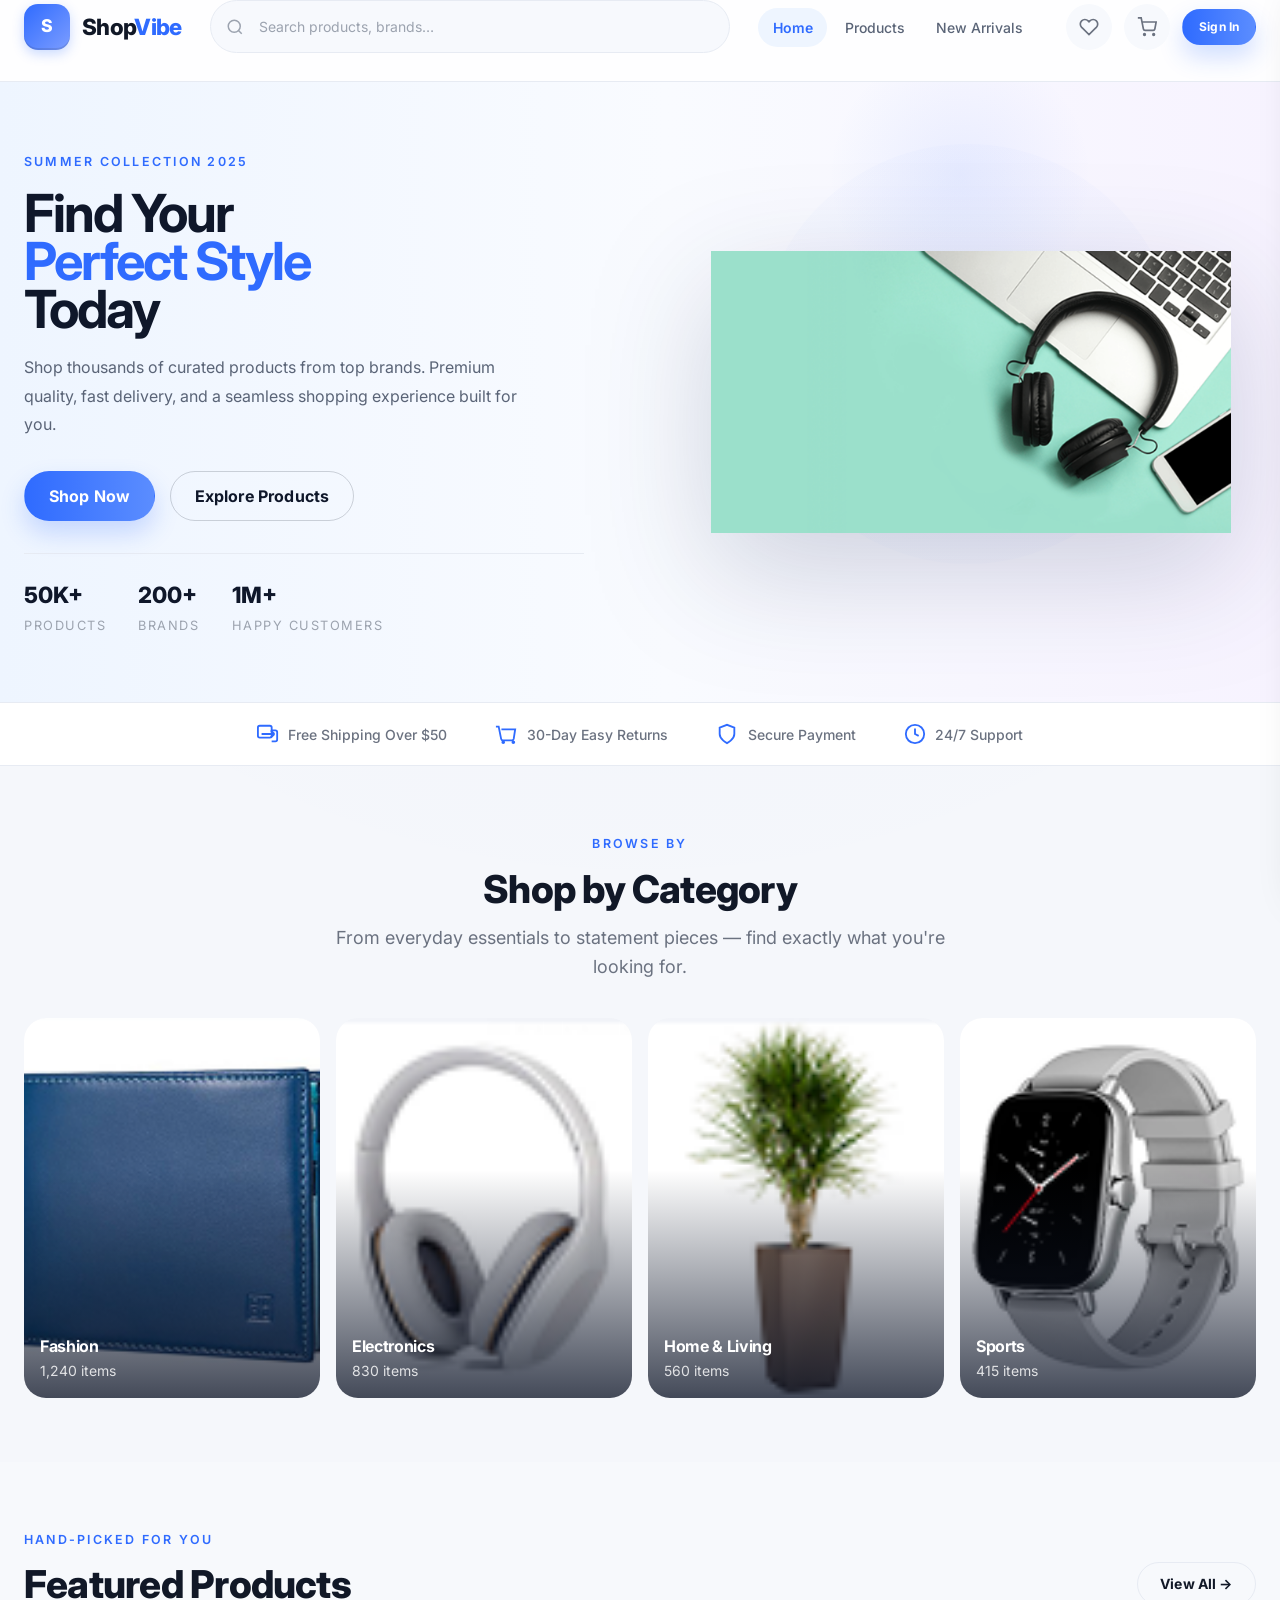
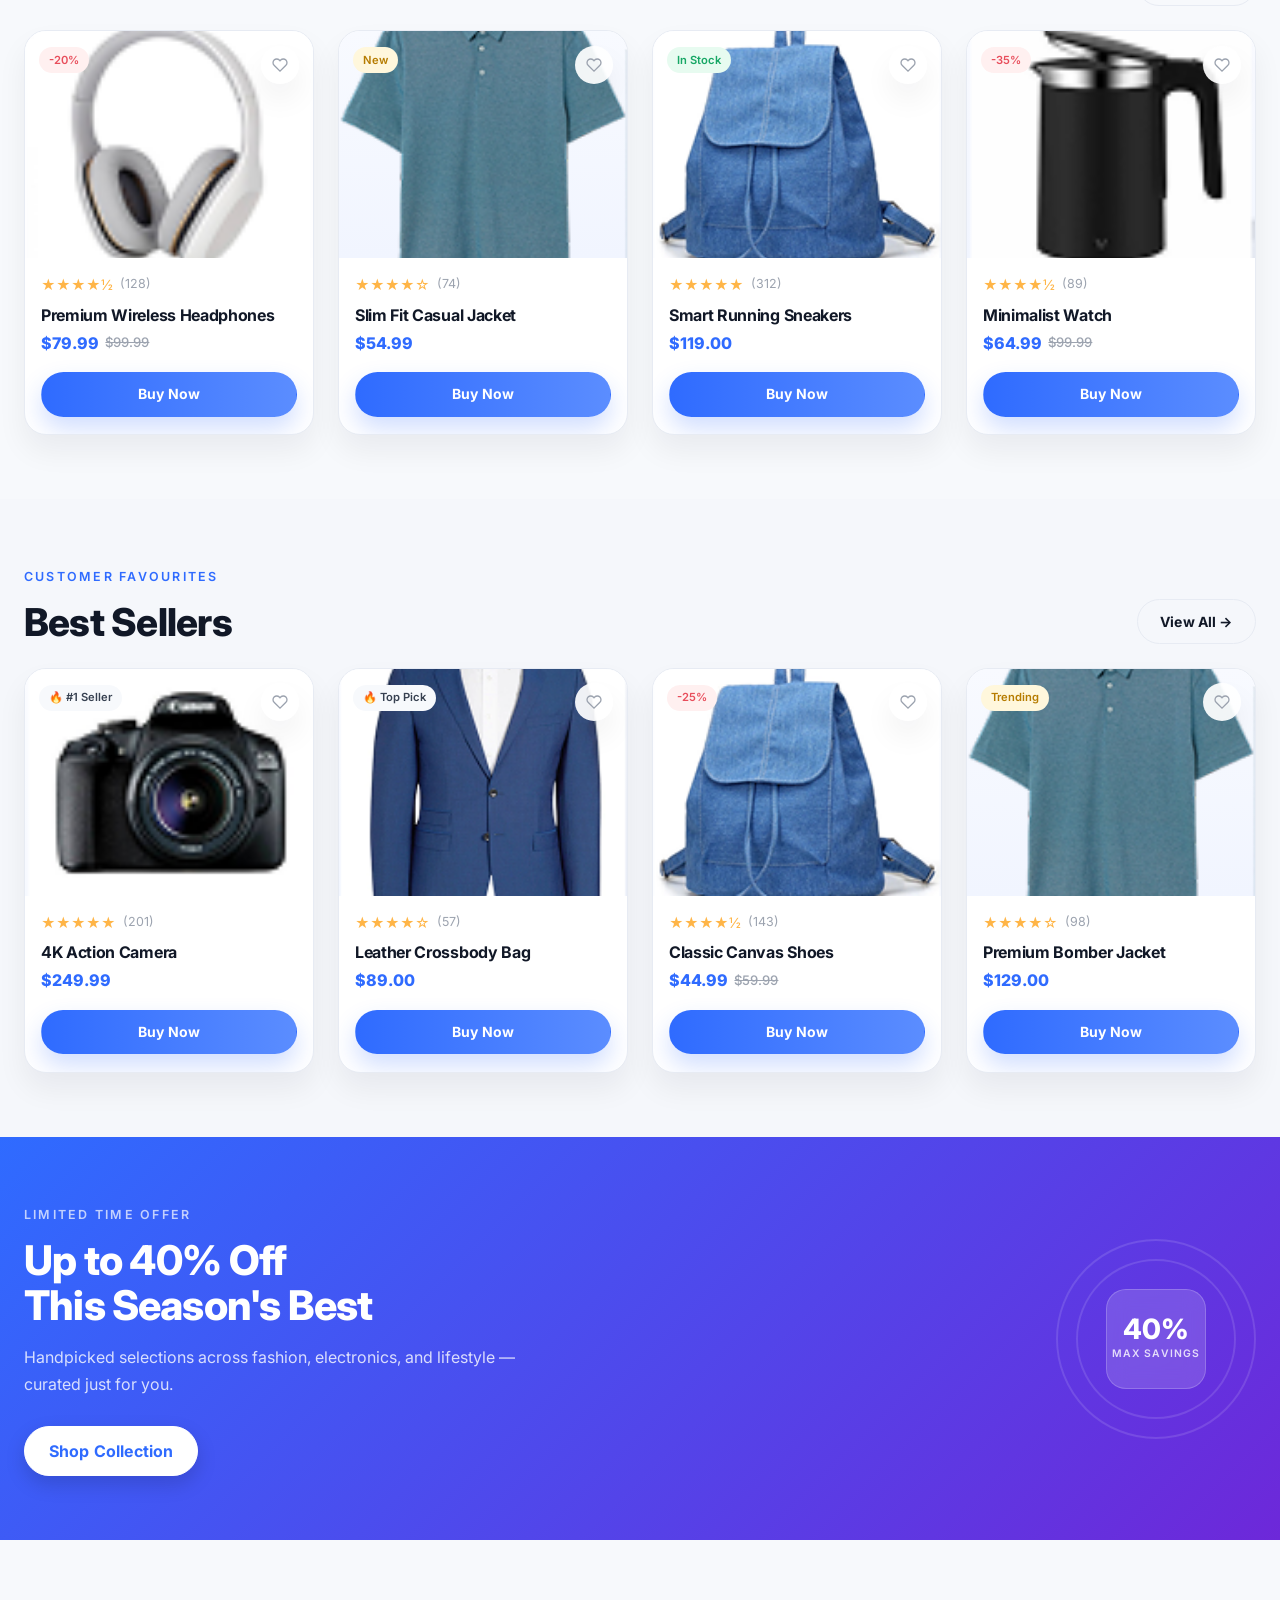
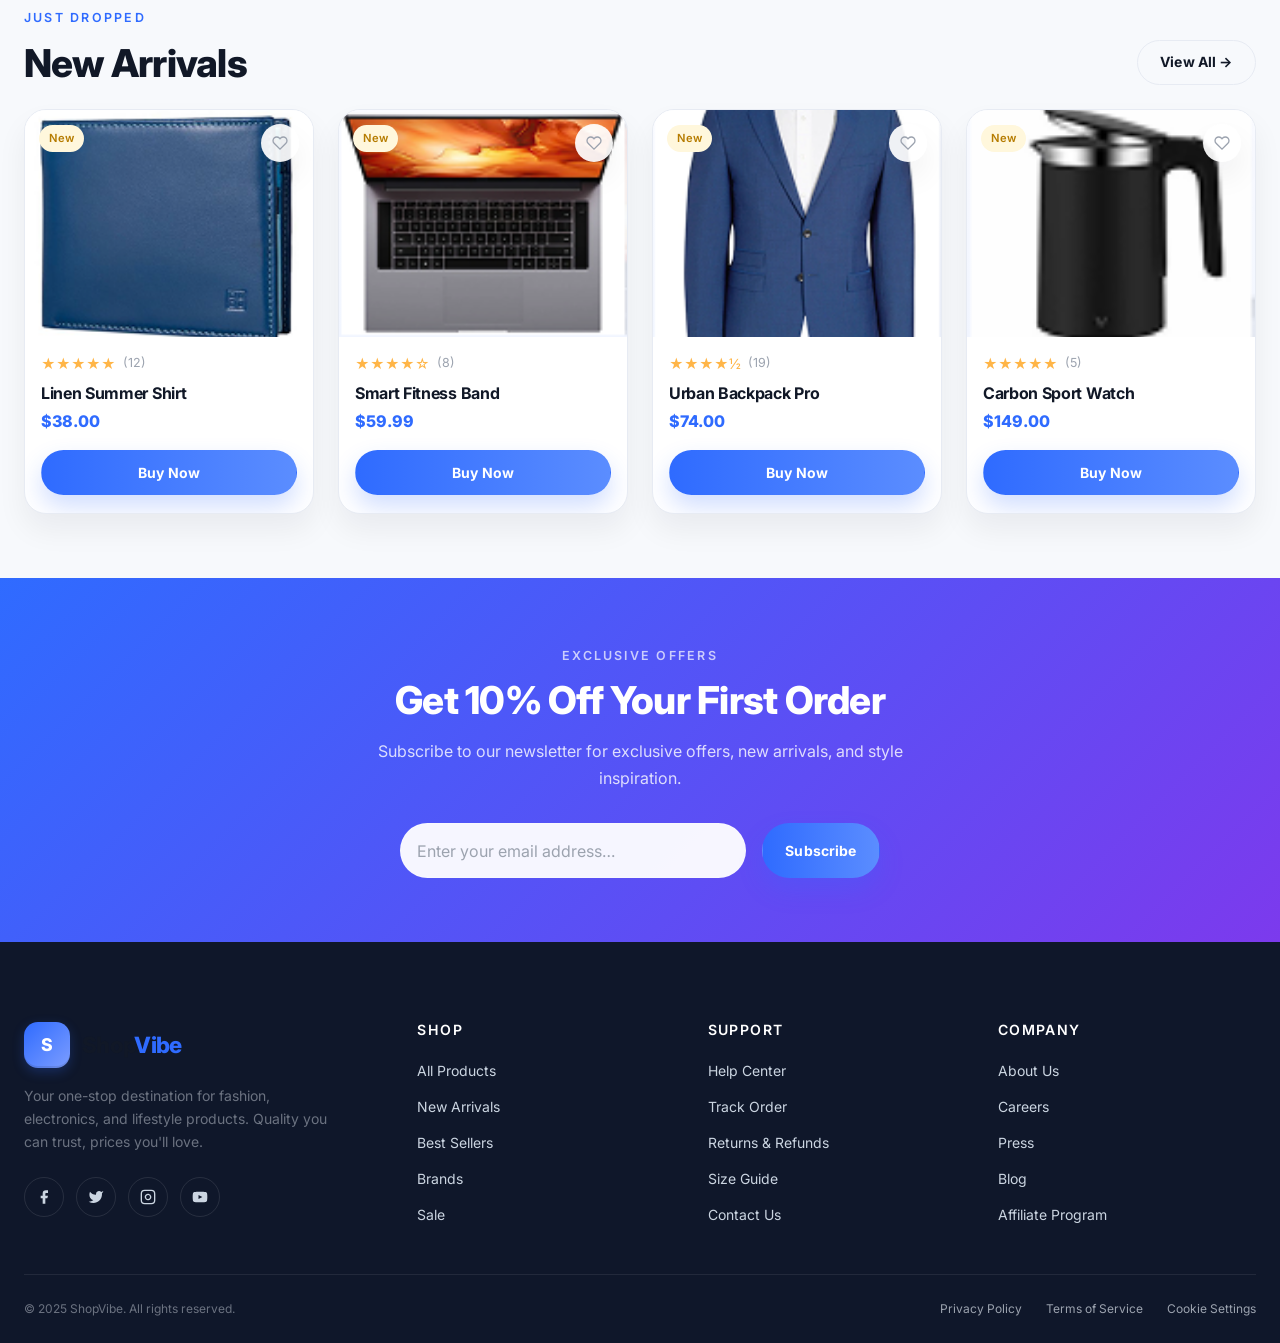
<file: index.html>
<!DOCTYPE html>
<html lang="en">

<head>
  <meta charset="UTF-8" />
  <meta name="viewport" content="width=device-width, initial-scale=1.0" />
  <meta name="description"
    content="ShopVibe – Discover the latest fashion, electronics, and lifestyle products at unbeatable prices. Shop now and elevate your style." />
  <title>ShopVibe – Discover What You Love</title>

  <!-- CSS -->
  <link rel="stylesheet" href="css/base.css" />
  <link rel="stylesheet" href="css/header.css" />
  <link rel="stylesheet" href="css/footer.css" />
  <link rel="stylesheet" href="css/home.css" />
  <link rel="stylesheet" href="css/figma-overrides.css" />

  <!-- Favicon -->
  <link rel="icon"
    href="data:image/svg+xml,<svg xmlns='http://www.w3.org/2000/svg' viewBox='0 0 32 32'><rect width='32' height='32' rx='8' fill='%232563EB'/><text y='22' x='6' font-size='18' font-family='Arial' font-weight='bold' fill='white'>S</text></svg>" />
</head>

<body>

  <!-- ═══════════════════════════════════════════
       HEADER
  ════════════════════════════════════════════ -->
  <header class="header" id="site-header">
    <div class="container">
      <div class="header__inner">

        <!-- Logo -->
        <a href="index.html" class="header__logo" aria-label="ShopVibe Home">
          <div class="header__logo-mark" aria-hidden="true">S</div>
          <span class="header__logo-text">Shop<span>Vibe</span></span>
        </a>

        <!-- Search Bar -->
        <div class="search" role="search" id="search-wrapper">
          <label for="search-input" class="sr-only">Search products</label>
          <svg class="search__icon" aria-hidden="true" xmlns="http://www.w3.org/2000/svg" fill="none"
            viewBox="0 0 24 24" stroke="currentColor" stroke-width="2">
            <circle cx="11" cy="11" r="8" />
            <path d="m21 21-4.35-4.35" />
          </svg>
          <input id="search-input" class="search__input" type="search" placeholder="Search products, brands…"
            autocomplete="off" aria-label="Search products" aria-autocomplete="list" aria-controls="search-suggestions" />
          <!-- Search Suggestions Dropdown -->
          <div id="search-suggestions" class="search__suggestions" role="listbox" aria-label="Search suggestions" hidden></div>
        </div>

        <!-- Navigation -->
        <nav aria-label="Main navigation">
          <ul class="nav">
            <li><a href="index.html" class="nav__link nav__link--active" id="nav-home">Home</a></li>
            <li><a href="products.html" class="nav__link" id="nav-products">Products</a></li>
            <li><a href="product-detail.html" class="nav__link" id="nav-arrivals">New Arrivals</a></li>
          </ul>
        </nav>

        <!-- Header Actions -->
        <div class="header__actions">
          <!-- Wishlist -->
          <button class="header__action-btn" id="btn-wishlist" aria-label="Wishlist">
            <svg xmlns="http://www.w3.org/2000/svg" width="20" height="20" fill="none" viewBox="0 0 24 24"
              stroke="currentColor" stroke-width="2">
              <path
                d="M20.84 4.61a5.5 5.5 0 0 0-7.78 0L12 5.67l-1.06-1.06a5.5 5.5 0 0 0-7.78 7.78l1.06 1.06L12 21.23l7.78-7.78 1.06-1.06a5.5 5.5 0 0 0 0-7.78z" />
            </svg>
          </button>

          <!-- Cart -->
          <button class="header__action-btn" id="btn-cart" aria-label="Shopping cart">
            <svg xmlns="http://www.w3.org/2000/svg" width="20" height="20" fill="none" viewBox="0 0 24 24"
              stroke="currentColor" stroke-width="2">
              <circle cx="9" cy="21" r="1" />
              <circle cx="20" cy="21" r="1" />
              <path d="M1 1h4l2.68 13.39a2 2 0 0 0 2 1.61h9.72a2 2 0 0 0 2-1.61L23 6H6" />
            </svg>
            <span class="header__badge" aria-hidden="true" style="display:none">0</span>
          </button>

          <!-- Sign In -->
          <a href="#" class="btn btn--primary btn--sm" id="btn-signin">Sign In</a>
        </div>

      </div>
    </div>
  </header>

  <!-- ═══════════════════════════════════════════
       MAIN
  ════════════════════════════════════════════ -->
  <main>

    <!-- ── Hero ─────────────────────────────── -->
    <section class="hero" aria-label="Hero banner">
      <div class="container">
        <div class="hero__inner">

          <!-- Copy -->
          <div class="hero__content">
            <p class="hero__eyebrow">Summer Collection 2025</p>
            <h1 class="hero__title">
              Find Your<br><em>Perfect Style</em><br>Today
            </h1>
            <p class="hero__desc">
              Shop thousands of curated products from top brands. Premium quality, fast delivery, and a seamless
              shopping experience built for you.
            </p>
            <div class="hero__actions">
              <a href="products.html" class="btn btn--primary btn--lg" id="hero-cta-shop">Shop Now</a>
              <a href="#featured-products" class="btn btn--hero-outline btn--lg" id="hero-cta-explore">Explore Products</a>
            </div>
            <div class="hero__stats">
              <div>
                <span class="hero__stat-number">50K+</span>
                <span class="hero__stat-label">Products</span>
              </div>
              <div>
                <span class="hero__stat-number">200+</span>
                <span class="hero__stat-label">Brands</span>
              </div>
              <div>
                <span class="hero__stat-number">1M+</span>
                <span class="hero__stat-label">Happy Customers</span>
              </div>
            </div>
          </div>

          <!-- Hero Image -->
          <div class="hero__image-wrap" aria-hidden="true">
            <img src="assets/Image/backgrounds/Banner-board-800x420 2.png" alt="Featured fashion product" width="520"
              height="520" onerror="this.style.display='none'" />
          </div>

        </div>
      </div>
    </section>

    <!-- ── Trust Badges ──────────────────────── -->
    <section class="trust-bar" aria-label="Trust indicators">
      <div class="container">
        <div class="trust-bar__inner">
          <div class="trust-item">
            <svg xmlns="http://www.w3.org/2000/svg" width="22" height="22" fill="none" viewBox="0 0 24 24" stroke="currentColor" stroke-width="2" aria-hidden="true"><path d="M5 12H19M5 12L9 8M5 12L9 16" transform="scale(-1,1) translate(-24,0)"/><rect x="1" y="3" width="15" height="13" rx="2"/><path d="M16 8h4a2 2 0 0 1 2 2v8a2 2 0 0 1-2 2h-4"/></svg>
            <span>Free Shipping Over $50</span>
          </div>
          <div class="trust-item">
            <svg xmlns="http://www.w3.org/2000/svg" width="22" height="22" fill="none" viewBox="0 0 24 24" stroke="currentColor" stroke-width="2" aria-hidden="true"><path d="M1 4h3l2.68 13.39a2 2 0 0 0 2 1.61h9.72a2 2 0 0 0 2-1.61L22 7H7"/><circle cx="9" cy="21" r="1"/><circle cx="20" cy="21" r="1"/></svg>
            <span>30-Day Easy Returns</span>
          </div>
          <div class="trust-item">
            <svg xmlns="http://www.w3.org/2000/svg" width="22" height="22" fill="none" viewBox="0 0 24 24" stroke="currentColor" stroke-width="2" aria-hidden="true"><path d="M12 22s8-4 8-10V5l-8-3-8 3v7c0 6 8 10 8 10z"/></svg>
            <span>Secure Payment</span>
          </div>
          <div class="trust-item">
            <svg xmlns="http://www.w3.org/2000/svg" width="22" height="22" fill="none" viewBox="0 0 24 24" stroke="currentColor" stroke-width="2" aria-hidden="true"><circle cx="12" cy="12" r="10"/><path d="M12 6v6l4 2"/></svg>
            <span>24/7 Support</span>
          </div>
        </div>
      </div>
    </section>

    <!-- ── Categories ────────────────────────── -->
    <section class="section" aria-labelledby="categories-heading">
      <div class="container">
        <header class="section__header">
          <p class="section__label">Browse by</p>
          <h2 class="section__title" id="categories-heading">Shop by Category</h2>
          <p class="section__subtitle">From everyday essentials to statement pieces — find exactly what you're looking
            for.</p>
        </header>

        <div class="categories__grid">
          <a href="products.html?cat=fashion" class="category-card" id="cat-fashion">
            <img src="assets/Layout/alibaba/Image/cloth/image 24.png" alt="Fashion category" loading="lazy"
              onerror="this.style.background='#334155'" />
            <div class="category-card__body">
              <h3 class="category-card__title">Fashion</h3>
              <p class="category-card__count">1,240 items</p>
            </div>
          </a>
          <a href="products.html?cat=electronics" class="category-card" id="cat-electronics">
            <img src="assets/Image/tech/image 86.png" alt="Electronics category" loading="lazy"
              onerror="this.style.background='#1E40AF'" />
            <div class="category-card__body">
              <h3 class="category-card__title">Electronics</h3>
              <p class="category-card__count">830 items</p>
            </div>
          </a>
          <a href="products.html?cat=home" class="category-card" id="cat-home">
            <img src="assets/Image/interior/image 89.png" alt="Home &amp; Living category" loading="lazy"
              onerror="this.style.background='#065F46'" />
            <div class="category-card__body">
              <h3 class="category-card__title">Home &amp; Living</h3>
              <p class="category-card__count">560 items</p>
            </div>
          </a>
          <a href="products.html?cat=sports" class="category-card" id="cat-sports">
            <img src="assets/Image/tech/8.png" alt="Sports category" loading="lazy"
              onerror="this.style.background='#7C2D12'" />
            <div class="category-card__body">
              <h3 class="category-card__title">Sports</h3>
              <p class="category-card__count">415 items</p>
            </div>
          </a>
        </div>
      </div>
    </section>

    <!-- ── Featured Products ─────────────────── -->
    <section class="section" id="featured-products" aria-labelledby="featured-heading"
      style="background: var(--color-neutral-100);">
      <div class="container">
        <div class="products-section__header">
          <div>
            <p class="section__label">Hand-picked for you</p>
            <h2 class="section__title" id="featured-heading" style="margin-bottom:0">Featured Products</h2>
          </div>
          <a href="products.html" class="btn btn--outline" id="view-all-products">View All →</a>
        </div>

        <!-- Product Cards Grid -->
        <div class="grid-auto" id="featured-grid">

          <!-- Product Card 1 -->
          <article class="card" id="product-card-1">
            <div class="card__image-wrap">
              <span class="card__badge"><span class="badge badge--danger">-20%</span></span>
              <button class="card__wishlist" aria-label="Add to wishlist" data-product="prod-headphones">
                <svg xmlns="http://www.w3.org/2000/svg" width="16" height="16" fill="none" viewBox="0 0 24 24"
                  stroke="currentColor" stroke-width="2">
                  <path
                    d="M20.84 4.61a5.5 5.5 0 0 0-7.78 0L12 5.67l-1.06-1.06a5.5 5.5 0 0 0-7.78 7.78l1.06 1.06L12 21.23l7.78-7.78 1.06-1.06a5.5 5.5 0 0 0 0-7.78z" />
                </svg>
              </button>
              <img src="assets/Image/tech/image 86.png" alt="Premium Wireless Headphones" loading="lazy"
                onerror="this.parentElement.style.background='linear-gradient(135deg,#dbeafe,#ede9fe)'" />
            </div>
            <div class="card__body">
              <div class="card__rating">
                <span class="star-rating" aria-label="4.5 out of 5 stars">★★★★½</span>
                <span class="card__rating-count">(128)</span>
              </div>
              <h3 class="card__title">Premium Wireless Headphones</h3>
              <p class="card__price">
                $79.99
                <span class="card__price--original">$99.99</span>
              </p>
              <a href="product-detail.html?id=prod-headphones" class="btn btn--primary btn--full" id="buy-now-1">Buy Now</a>
            </div>
          </article>

          <!-- Product Card 2 -->
          <article class="card" id="product-card-2">
            <div class="card__image-wrap">
              <span class="card__badge"><span class="badge badge--accent">New</span></span>
              <button class="card__wishlist" aria-label="Add to wishlist" data-product="prod-jacket">
                <svg xmlns="http://www.w3.org/2000/svg" width="16" height="16" fill="none" viewBox="0 0 24 24"
                  stroke="currentColor" stroke-width="2">
                  <path
                    d="M20.84 4.61a5.5 5.5 0 0 0-7.78 0L12 5.67l-1.06-1.06a5.5 5.5 0 0 0-7.78 7.78l1.06 1.06L12 21.23l7.78-7.78 1.06-1.06a5.5 5.5 0 0 0 0-7.78z" />
                </svg>
              </button>
              <img src="assets/Layout/alibaba/Image/cloth/Bitmap.png" alt="Slim Fit Casual Jacket" loading="lazy"
                onerror="this.parentElement.style.background='linear-gradient(135deg,#fef9c3,#fee2e2)'" />
            </div>
            <div class="card__body">
              <div class="card__rating">
                <span class="star-rating" aria-label="4 out of 5 stars">★★★★☆</span>
                <span class="card__rating-count">(74)</span>
              </div>
              <h3 class="card__title">Slim Fit Casual Jacket</h3>
              <p class="card__price">$54.99</p>
              <a href="product-detail.html?id=prod-jacket" class="btn btn--primary btn--full" id="buy-now-2">Buy Now</a>
            </div>
          </article>

          <!-- Product Card 3 -->
          <article class="card" id="product-card-3">
            <div class="card__image-wrap">
              <span class="card__badge"><span class="badge badge--success">In Stock</span></span>
              <button class="card__wishlist" aria-label="Add to wishlist" data-product="prod-sneakers">
                <svg xmlns="http://www.w3.org/2000/svg" width="16" height="16" fill="none" viewBox="0 0 24 24"
                  stroke="currentColor" stroke-width="2">
                  <path
                    d="M20.84 4.61a5.5 5.5 0 0 0-7.78 0L12 5.67l-1.06-1.06a5.5 5.5 0 0 0-7.78 7.78l1.06 1.06L12 21.23l7.78-7.78 1.06-1.06a5.5 5.5 0 0 0 0-7.78z" />
                </svg>
              </button>
              <img src="assets/Layout/alibaba/Image/cloth/image 26.png" alt="Smart Running Sneakers" loading="lazy"
                onerror="this.parentElement.style.background='linear-gradient(135deg,#dcfce7,#dbeafe)'" />
            </div>
            <div class="card__body">
              <div class="card__rating">
                <span class="star-rating" aria-label="5 out of 5 stars">★★★★★</span>
                <span class="card__rating-count">(312)</span>
              </div>
              <h3 class="card__title">Smart Running Sneakers</h3>
              <p class="card__price">$119.00</p>
              <a href="product-detail.html?id=prod-sneakers" class="btn btn--primary btn--full" id="buy-now-3">Buy Now</a>
            </div>
          </article>

          <!-- Product Card 4 -->
          <article class="card" id="product-card-4">
            <div class="card__image-wrap">
              <span class="card__badge"><span class="badge badge--danger">-35%</span></span>
              <button class="card__wishlist" aria-label="Add to wishlist" data-product="prod-watch">
                <svg xmlns="http://www.w3.org/2000/svg" width="16" height="16" fill="none" viewBox="0 0 24 24"
                  stroke="currentColor" stroke-width="2">
                  <path
                    d="M20.84 4.61a5.5 5.5 0 0 0-7.78 0L12 5.67l-1.06-1.06a5.5 5.5 0 0 0-7.78 7.78l1.06 1.06L12 21.23l7.78-7.78 1.06-1.06a5.5 5.5 0 0 0 0-7.78z" />
                </svg>
              </button>
              <img src="assets/Image/tech/image 85.png" alt="Minimalist Watch" loading="lazy"
                onerror="this.parentElement.style.background='linear-gradient(135deg,#f1f5f9,#e2e8f0)'" />
            </div>
            <div class="card__body">
              <div class="card__rating">
                <span class="star-rating" aria-label="4.5 out of 5 stars">★★★★½</span>
                <span class="card__rating-count">(89)</span>
              </div>
              <h3 class="card__title">Minimalist Watch</h3>
              <p class="card__price">
                $64.99
                <span class="card__price--original">$99.99</span>
              </p>
              <a href="product-detail.html?id=prod-watch" class="btn btn--primary btn--full" id="buy-now-4">Buy Now</a>
            </div>
          </article>

        </div>
      </div>
    </section>

    <!-- ── Best Sellers ───────────────────────── -->
    <section class="section" id="best-sellers" aria-labelledby="bestsellers-heading">
      <div class="container">
        <div class="products-section__header">
          <div>
            <p class="section__label">Customer Favourites</p>
            <h2 class="section__title" id="bestsellers-heading" style="margin-bottom:0">Best Sellers</h2>
          </div>
          <a href="products.html" class="btn btn--outline" id="view-all-bestsellers">View All →</a>
        </div>

        <div class="grid-auto" id="bestsellers-grid">

          <!-- Best Seller Card 1 -->
          <article class="card" id="bs-card-1">
            <div class="card__image-wrap">
              <span class="card__badge"><span class="badge badge--neutral">🔥 #1 Seller</span></span>
              <button class="card__wishlist" aria-label="Add to wishlist" data-product="bs-camera">
                <svg xmlns="http://www.w3.org/2000/svg" width="16" height="16" fill="none" viewBox="0 0 24 24" stroke="currentColor" stroke-width="2"><path d="M20.84 4.61a5.5 5.5 0 0 0-7.78 0L12 5.67l-1.06-1.06a5.5 5.5 0 0 0-7.78 7.78l1.06 1.06L12 21.23l7.78-7.78 1.06-1.06a5.5 5.5 0 0 0 0-7.78z"/></svg>
              </button>
              <img src="assets/Image/tech/6.png" alt="4K Action Camera" loading="lazy"
                onerror="this.parentElement.style.background='linear-gradient(135deg,#0f172a,#1e293b)'" />
            </div>
            <div class="card__body">
              <div class="card__rating">
                <span class="star-rating" aria-label="5 out of 5 stars">★★★★★</span>
                <span class="card__rating-count">(201)</span>
              </div>
              <h3 class="card__title">4K Action Camera</h3>
              <p class="card__price">$249.99</p>
              <a href="product-detail.html" class="btn btn--primary btn--full" id="bs-buy-1">Buy Now</a>
            </div>
          </article>

          <!-- Best Seller Card 2 -->
          <article class="card" id="bs-card-2">
            <div class="card__image-wrap">
              <span class="card__badge"><span class="badge badge--neutral">🔥 Top Pick</span></span>
              <button class="card__wishlist" aria-label="Add to wishlist" data-product="bs-bag">
                <svg xmlns="http://www.w3.org/2000/svg" width="16" height="16" fill="none" viewBox="0 0 24 24" stroke="currentColor" stroke-width="2"><path d="M20.84 4.61a5.5 5.5 0 0 0-7.78 0L12 5.67l-1.06-1.06a5.5 5.5 0 0 0-7.78 7.78l1.06 1.06L12 21.23l7.78-7.78 1.06-1.06a5.5 5.5 0 0 0 0-7.78z"/></svg>
              </button>
              <img src="assets/Layout/alibaba/Image/cloth/image 30.png" alt="Leather Crossbody Bag" loading="lazy"
                onerror="this.parentElement.style.background='linear-gradient(135deg,#fdf4ff,#fce7f3)'" />
            </div>
            <div class="card__body">
              <div class="card__rating">
                <span class="star-rating" aria-label="4 out of 5 stars">★★★★☆</span>
                <span class="card__rating-count">(57)</span>
              </div>
              <h3 class="card__title">Leather Crossbody Bag</h3>
              <p class="card__price">$89.00</p>
              <a href="product-detail.html" class="btn btn--primary btn--full" id="bs-buy-2">Buy Now</a>
            </div>
          </article>

          <!-- Best Seller Card 3 -->
          <article class="card" id="bs-card-3">
            <div class="card__image-wrap">
              <span class="card__badge"><span class="badge badge--danger">-25%</span></span>
              <button class="card__wishlist" aria-label="Add to wishlist" data-product="bs-shoes">
                <svg xmlns="http://www.w3.org/2000/svg" width="16" height="16" fill="none" viewBox="0 0 24 24" stroke="currentColor" stroke-width="2"><path d="M20.84 4.61a5.5 5.5 0 0 0-7.78 0L12 5.67l-1.06-1.06a5.5 5.5 0 0 0-7.78 7.78l1.06 1.06L12 21.23l7.78-7.78 1.06-1.06a5.5 5.5 0 0 0 0-7.78z"/></svg>
              </button>
              <img src="assets/Layout/alibaba/Image/cloth/image 26.png" alt="Classic Canvas Shoes" loading="lazy"
                onerror="this.parentElement.style.background='linear-gradient(135deg,#f0fdf4,#dcfce7)'" />
            </div>
            <div class="card__body">
              <div class="card__rating">
                <span class="star-rating" aria-label="4.5 out of 5 stars">★★★★½</span>
                <span class="card__rating-count">(143)</span>
              </div>
              <h3 class="card__title">Classic Canvas Shoes</h3>
              <p class="card__price">$44.99 <span class="card__price--original">$59.99</span></p>
              <a href="product-detail.html" class="btn btn--primary btn--full" id="bs-buy-3">Buy Now</a>
            </div>
          </article>

          <!-- Best Seller Card 4 -->
          <article class="card" id="bs-card-4">
            <div class="card__image-wrap">
              <span class="card__badge"><span class="badge badge--accent">Trending</span></span>
              <button class="card__wishlist" aria-label="Add to wishlist" data-product="bs-jacket">
                <svg xmlns="http://www.w3.org/2000/svg" width="16" height="16" fill="none" viewBox="0 0 24 24" stroke="currentColor" stroke-width="2"><path d="M20.84 4.61a5.5 5.5 0 0 0-7.78 0L12 5.67l-1.06-1.06a5.5 5.5 0 0 0-7.78 7.78l1.06 1.06L12 21.23l7.78-7.78 1.06-1.06a5.5 5.5 0 0 0 0-7.78z"/></svg>
              </button>
              <img src="assets/Layout/alibaba/Image/cloth/Bitmap.png" alt="Premium Bomber Jacket" loading="lazy"
                onerror="this.parentElement.style.background='linear-gradient(135deg,#fff7ed,#fed7aa)'" />
            </div>
            <div class="card__body">
              <div class="card__rating">
                <span class="star-rating" aria-label="4 out of 5 stars">★★★★☆</span>
                <span class="card__rating-count">(98)</span>
              </div>
              <h3 class="card__title">Premium Bomber Jacket</h3>
              <p class="card__price">$129.00</p>
              <a href="product-detail.html" class="btn btn--primary btn--full" id="bs-buy-4">Buy Now</a>
            </div>
          </article>

        </div>
      </div>
    </section>

    <!-- ── Promotional Banner ─────────────────── -->
    <section class="promo-banner" aria-label="Promotional offer">
      <div class="container">
        <div class="promo-banner__inner">
          <div class="promo-banner__content">
            <p class="section__label" style="color:rgba(255,255,255,0.7)">Limited Time Offer</p>
            <h2 class="promo-banner__title">Up to 40% Off<br>This Season's Best</h2>
            <p class="promo-banner__desc">Handpicked selections across fashion, electronics, and lifestyle — curated just for you.</p>
            <a href="products.html" class="btn btn--white btn--lg" id="promo-cta">Shop Collection</a>
          </div>
          <div class="promo-banner__visual" aria-hidden="true">
            <div class="promo-banner__circle promo-banner__circle--1"></div>
            <div class="promo-banner__circle promo-banner__circle--2"></div>
            <div class="promo-banner__stat-card">
              <span class="promo-banner__stat-val">40%</span>
              <span class="promo-banner__stat-lbl">Max Savings</span>
            </div>
          </div>
        </div>
      </div>
    </section>

    <!-- ── New Arrivals ───────────────────────── -->
    <section class="section" id="new-arrivals" aria-labelledby="arrivals-heading"
      style="background: var(--color-neutral-100);">
      <div class="container">
        <div class="products-section__header">
          <div>
            <p class="section__label">Just Dropped</p>
            <h2 class="section__title" id="arrivals-heading" style="margin-bottom:0">New Arrivals</h2>
          </div>
          <a href="product-detail.html" class="btn btn--outline" id="view-all-arrivals">View All →</a>
        </div>

        <div class="grid-auto" id="arrivals-grid">

          <!-- New Arrival Card 1 -->
          <article class="card" id="na-card-1">
            <div class="card__image-wrap">
              <span class="card__badge"><span class="badge badge--accent">New</span></span>
              <button class="card__wishlist" aria-label="Add to wishlist" data-product="na-shirt">
                <svg xmlns="http://www.w3.org/2000/svg" width="16" height="16" fill="none" viewBox="0 0 24 24" stroke="currentColor" stroke-width="2"><path d="M20.84 4.61a5.5 5.5 0 0 0-7.78 0L12 5.67l-1.06-1.06a5.5 5.5 0 0 0-7.78 7.78l1.06 1.06L12 21.23l7.78-7.78 1.06-1.06a5.5 5.5 0 0 0 0-7.78z"/></svg>
              </button>
              <img src="assets/Layout/alibaba/Image/cloth/image 24.png" alt="Linen Summer Shirt" loading="lazy"
                onerror="this.parentElement.style.background='linear-gradient(135deg,#e0f2fe,#bae6fd)'" />
            </div>
            <div class="card__body">
              <div class="card__rating">
                <span class="star-rating" aria-label="5 out of 5 stars">★★★★★</span>
                <span class="card__rating-count">(12)</span>
              </div>
              <h3 class="card__title">Linen Summer Shirt</h3>
              <p class="card__price">$38.00</p>
              <a href="product-detail.html" class="btn btn--primary btn--full" id="na-buy-1">Buy Now</a>
            </div>
          </article>

          <!-- New Arrival Card 2 -->
          <article class="card" id="na-card-2">
            <div class="card__image-wrap">
              <span class="card__badge"><span class="badge badge--accent">New</span></span>
              <button class="card__wishlist" aria-label="Add to wishlist" data-product="na-tech">
                <svg xmlns="http://www.w3.org/2000/svg" width="16" height="16" fill="none" viewBox="0 0 24 24" stroke="currentColor" stroke-width="2"><path d="M20.84 4.61a5.5 5.5 0 0 0-7.78 0L12 5.67l-1.06-1.06a5.5 5.5 0 0 0-7.78 7.78l1.06 1.06L12 21.23l7.78-7.78 1.06-1.06a5.5 5.5 0 0 0 0-7.78z"/></svg>
              </button>
              <img src="assets/Image/tech/image 34.png" alt="Smart Fitness Band" loading="lazy"
                onerror="this.parentElement.style.background='linear-gradient(135deg,#f5f3ff,#ede9fe)'" />
            </div>
            <div class="card__body">
              <div class="card__rating">
                <span class="star-rating" aria-label="4 out of 5 stars">★★★★☆</span>
                <span class="card__rating-count">(8)</span>
              </div>
              <h3 class="card__title">Smart Fitness Band</h3>
              <p class="card__price">$59.99</p>
              <a href="product-detail.html" class="btn btn--primary btn--full" id="na-buy-2">Buy Now</a>
            </div>
          </article>

          <!-- New Arrival Card 3 -->
          <article class="card" id="na-card-3">
            <div class="card__image-wrap">
              <span class="card__badge"><span class="badge badge--accent">New</span></span>
              <button class="card__wishlist" aria-label="Add to wishlist" data-product="na-bag">
                <svg xmlns="http://www.w3.org/2000/svg" width="16" height="16" fill="none" viewBox="0 0 24 24" stroke="currentColor" stroke-width="2"><path d="M20.84 4.61a5.5 5.5 0 0 0-7.78 0L12 5.67l-1.06-1.06a5.5 5.5 0 0 0-7.78 7.78l1.06 1.06L12 21.23l7.78-7.78 1.06-1.06a5.5 5.5 0 0 0 0-7.78z"/></svg>
              </button>
              <img src="assets/Layout/alibaba/Image/cloth/image 30.png" alt="Urban Backpack Pro" loading="lazy"
                onerror="this.parentElement.style.background='linear-gradient(135deg,#fdf4ff,#f3e8ff)'" />
            </div>
            <div class="card__body">
              <div class="card__rating">
                <span class="star-rating" aria-label="4.5 out of 5 stars">★★★★½</span>
                <span class="card__rating-count">(19)</span>
              </div>
              <h3 class="card__title">Urban Backpack Pro</h3>
              <p class="card__price">$74.00</p>
              <a href="product-detail.html" class="btn btn--primary btn--full" id="na-buy-3">Buy Now</a>
            </div>
          </article>

          <!-- New Arrival Card 4 -->
          <article class="card" id="na-card-4">
            <div class="card__image-wrap">
              <span class="card__badge"><span class="badge badge--accent">New</span></span>
              <button class="card__wishlist" aria-label="Add to wishlist" data-product="na-watch">
                <svg xmlns="http://www.w3.org/2000/svg" width="16" height="16" fill="none" viewBox="0 0 24 24" stroke="currentColor" stroke-width="2"><path d="M20.84 4.61a5.5 5.5 0 0 0-7.78 0L12 5.67l-1.06-1.06a5.5 5.5 0 0 0-7.78 7.78l1.06 1.06L12 21.23l7.78-7.78 1.06-1.06a5.5 5.5 0 0 0 0-7.78z"/></svg>
              </button>
              <img src="assets/Image/tech/image 85.png" alt="Carbon Sport Watch" loading="lazy"
                onerror="this.parentElement.style.background='linear-gradient(135deg,#f8fafc,#e2e8f0)'" />
            </div>
            <div class="card__body">
              <div class="card__rating">
                <span class="star-rating" aria-label="5 out of 5 stars">★★★★★</span>
                <span class="card__rating-count">(5)</span>
              </div>
              <h3 class="card__title">Carbon Sport Watch</h3>
              <p class="card__price">$149.00</p>
              <a href="product-detail.html" class="btn btn--primary btn--full" id="na-buy-4">Buy Now</a>
            </div>
          </article>

        </div>
      </div>
    </section>

    <!-- ── Newsletter Banner ────────────────── -->
    <section class="section newsletter-section" aria-labelledby="newsletter-heading">
      <div class="container" style="text-align:center; max-width:640px;">
        <p class="section__label" style="color:rgba(255,255,255,0.7)">Exclusive Offers</p>
        <h2 class="section__title" id="newsletter-heading" style="color:#fff; margin-bottom:var(--space-4)">Get 10% Off
          Your First Order</h2>
        <p style="color:rgba(255,255,255,0.8); margin-bottom:var(--space-8)">Subscribe to our newsletter for exclusive
          offers, new arrivals, and style inspiration.</p>
        <form class="newsletter__form" id="newsletter-form" aria-label="Newsletter subscription">
          <label for="newsletter-email" class="sr-only">Email address</label>
          <input id="newsletter-email" type="email" class="form-input newsletter__input" placeholder="Enter your email address…" required />
          <button type="submit" class="btn btn--primary" id="newsletter-submit">
            Subscribe
          </button>
        </form>
      </div>
    </section>

  </main>

  <!-- ═══════════════════════════════════════════
       FOOTER
  ════════════════════════════════════════════ -->
  <footer class="footer" aria-label="Site footer">
    <div class="container">
      <div class="footer__grid">

        <!-- Brand -->
        <div class="footer__brand">
          <a href="index.html" class="header__logo" aria-label="ShopVibe Home">
            <div class="header__logo-mark" aria-hidden="true">S</div>
            <span class="header__logo-text">Shop<span>Vibe</span></span>
          </a>
          <p class="footer__brand-desc">Your one-stop destination for fashion, electronics, and lifestyle products.
            Quality you can trust, prices you'll love.</p>
          <div class="footer__social" aria-label="Social media links">
            <a href="#" class="footer__social-link" aria-label="Facebook">
              <svg xmlns="http://www.w3.org/2000/svg" width="16" height="16" fill="currentColor" viewBox="0 0 24 24">
                <path d="M18 2h-3a5 5 0 0 0-5 5v3H7v4h3v8h4v-8h3l1-4h-4V7a1 1 0 0 1 1-1h3z" />
              </svg>
            </a>
            <a href="#" class="footer__social-link" aria-label="Twitter / X">
              <svg xmlns="http://www.w3.org/2000/svg" width="16" height="16" fill="currentColor" viewBox="0 0 24 24">
                <path
                  d="M23 3a10.9 10.9 0 0 1-3.14 1.53 4.48 4.48 0 0 0-7.86 3v1A10.66 10.66 0 0 1 3 4s-4 9 5 13a11.64 11.64 0 0 1-7 2c9 5 20 0 20-11.5a4.5 4.5 0 0 0-.08-.83A7.72 7.72 0 0 0 23 3z" />
              </svg>
            </a>
            <a href="#" class="footer__social-link" aria-label="Instagram">
              <svg xmlns="http://www.w3.org/2000/svg" width="16" height="16" fill="none" viewBox="0 0 24 24"
                stroke="currentColor" stroke-width="2">
                <rect x="2" y="2" width="20" height="20" rx="5" ry="5" />
                <path d="M16 11.37A4 4 0 1 1 12.63 8 4 4 0 0 1 16 11.37z" />
                <line x1="17.5" y1="6.5" x2="17.51" y2="6.5" />
              </svg>
            </a>
            <a href="#" class="footer__social-link" aria-label="YouTube">
              <svg xmlns="http://www.w3.org/2000/svg" width="16" height="16" fill="currentColor" viewBox="0 0 24 24">
                <path d="M22.54 6.42a2.78 2.78 0 0 0-1.95-1.96C18.88 4 12 4 12 4s-6.88 0-8.59.46a2.78 2.78 0 0 0-1.95 1.96A29 29 0 0 0 1 12a29 29 0 0 0 .46 5.58A2.78 2.78 0 0 0 3.41 19.6C5.12 20 12 20 12 20s6.88 0 8.59-.46a2.78 2.78 0 0 0 1.95-1.95A29 29 0 0 0 23 12a29 29 0 0 0-.46-5.58z"/>
                <polygon points="9.75,15.02 15.5,12 9.75,8.98 9.75,15.02" fill="var(--color-bg-dark)"/>
              </svg>
            </a>
          </div>
        </div>

        <!-- Shop Links -->
        <div class="footer__col">
          <h3 class="footer__col-title">Shop</h3>
          <ul class="footer__links">
            <li><a href="products.html" class="footer__link">All Products</a></li>
            <li><a href="product-detail.html" class="footer__link">New Arrivals</a></li>
            <li><a href="#best-sellers" class="footer__link">Best Sellers</a></li>
            <li><a href="products.html" class="footer__link">Brands</a></li>
            <li><a href="products.html" class="footer__link">Sale</a></li>
          </ul>
        </div>

        <!-- Support -->
        <div class="footer__col">
          <h3 class="footer__col-title">Support</h3>
          <ul class="footer__links">
            <li><a href="#" class="footer__link">Help Center</a></li>
            <li><a href="#" class="footer__link">Track Order</a></li>
            <li><a href="#" class="footer__link">Returns &amp; Refunds</a></li>            <li><a href="#" class="footer__link">Size Guide</a></li>
            <li><a href="#" class="footer__link">Contact Us</a></li>
          </ul>
        </div>

        <!-- Company -->
        <div class="footer__col">
          <h3 class="footer__col-title">Company</h3>
          <ul class="footer__links">
            <li><a href="#" class="footer__link">About Us</a></li>
            <li><a href="#" class="footer__link">Careers</a></li>
            <li><a href="#" class="footer__link">Press</a></li>
            <li><a href="#" class="footer__link">Blog</a></li>
            <li><a href="#" class="footer__link">Affiliate Program</a></li>
          </ul>
        </div>

      </div>

      <!-- Bottom Bar -->
      <div class="footer__bottom">
        <p>© 2025 ShopVibe. All rights reserved.</p>
        <nav class="footer__legal" aria-label="Legal links">
          <a href="#" class="footer__legal-link">Privacy Policy</a>
          <a href="#" class="footer__legal-link">Terms of Service</a>
          <a href="#" class="footer__legal-link">Cookie Settings</a>
        </nav>
      </div>
    </div>
  </footer>

  <!-- Scripts -->
  <script type="module" src="js/main.js"></script>

</body>

</html>
</file>
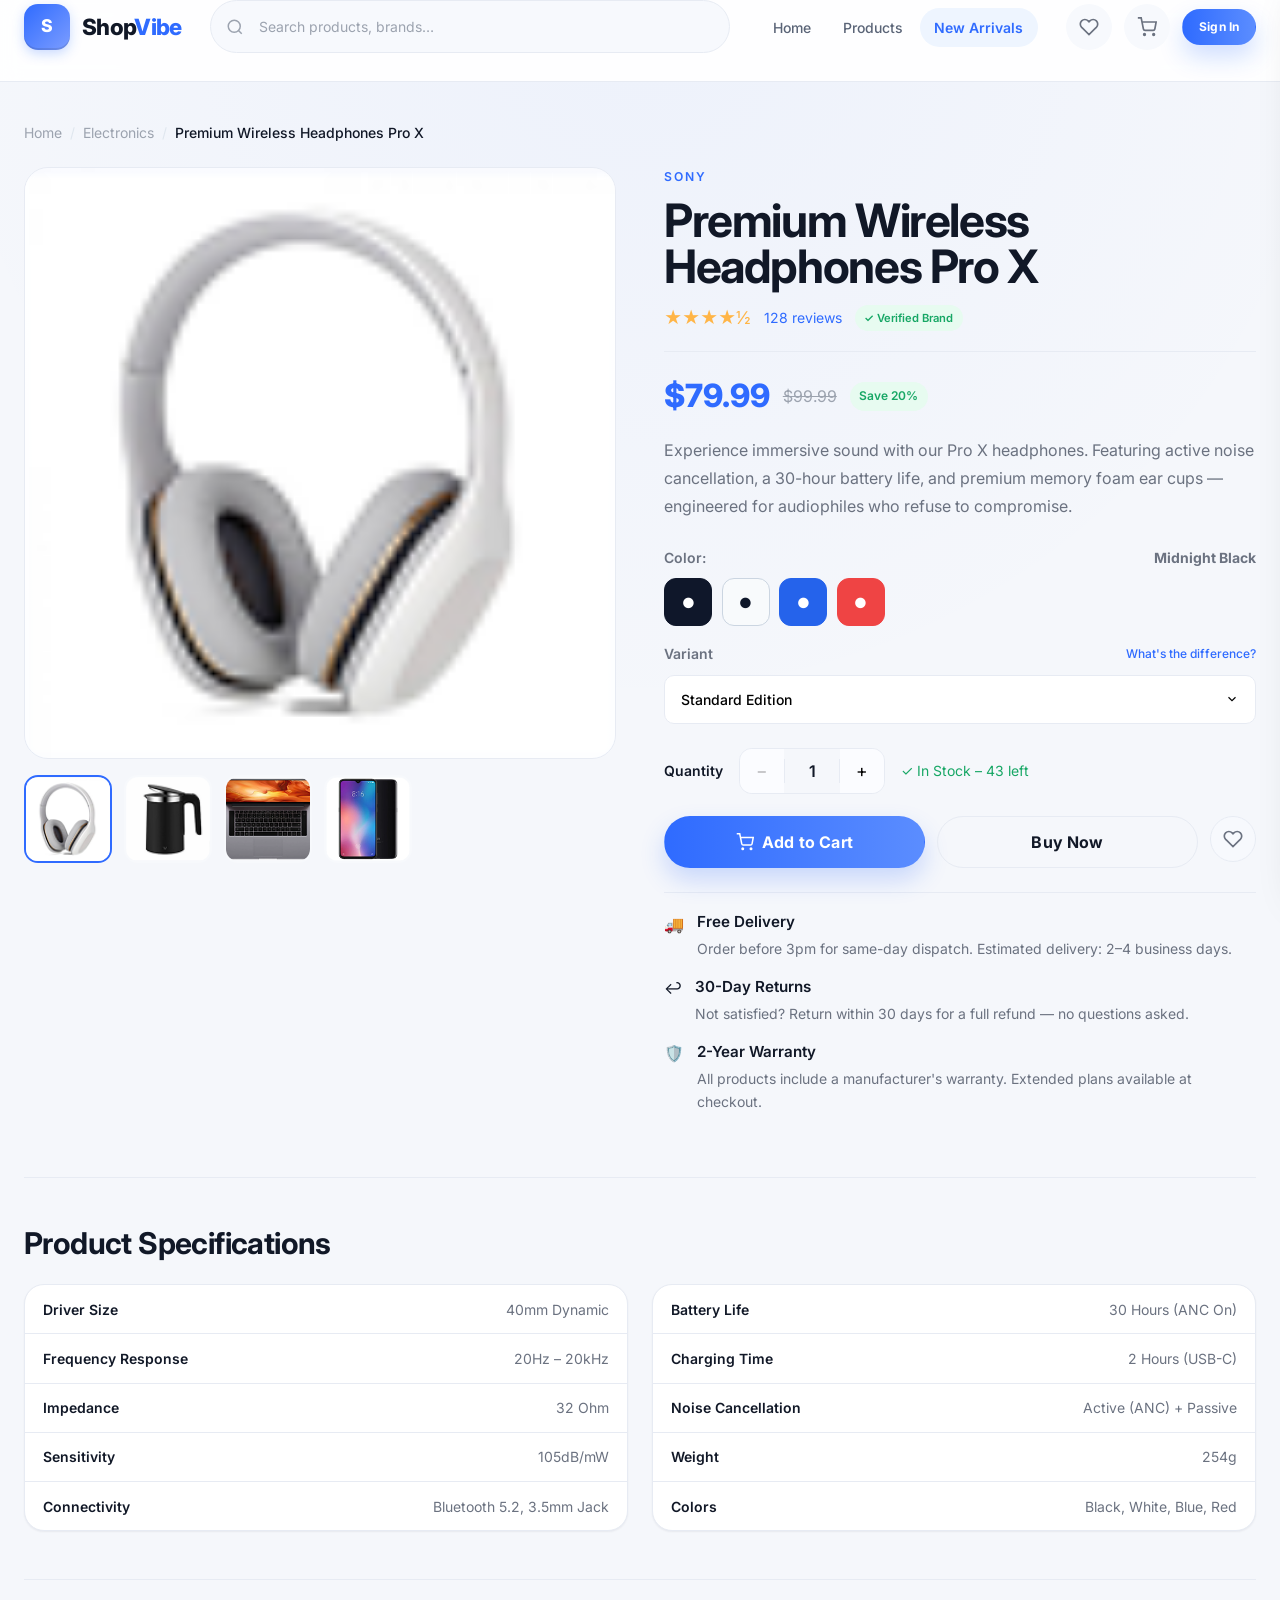
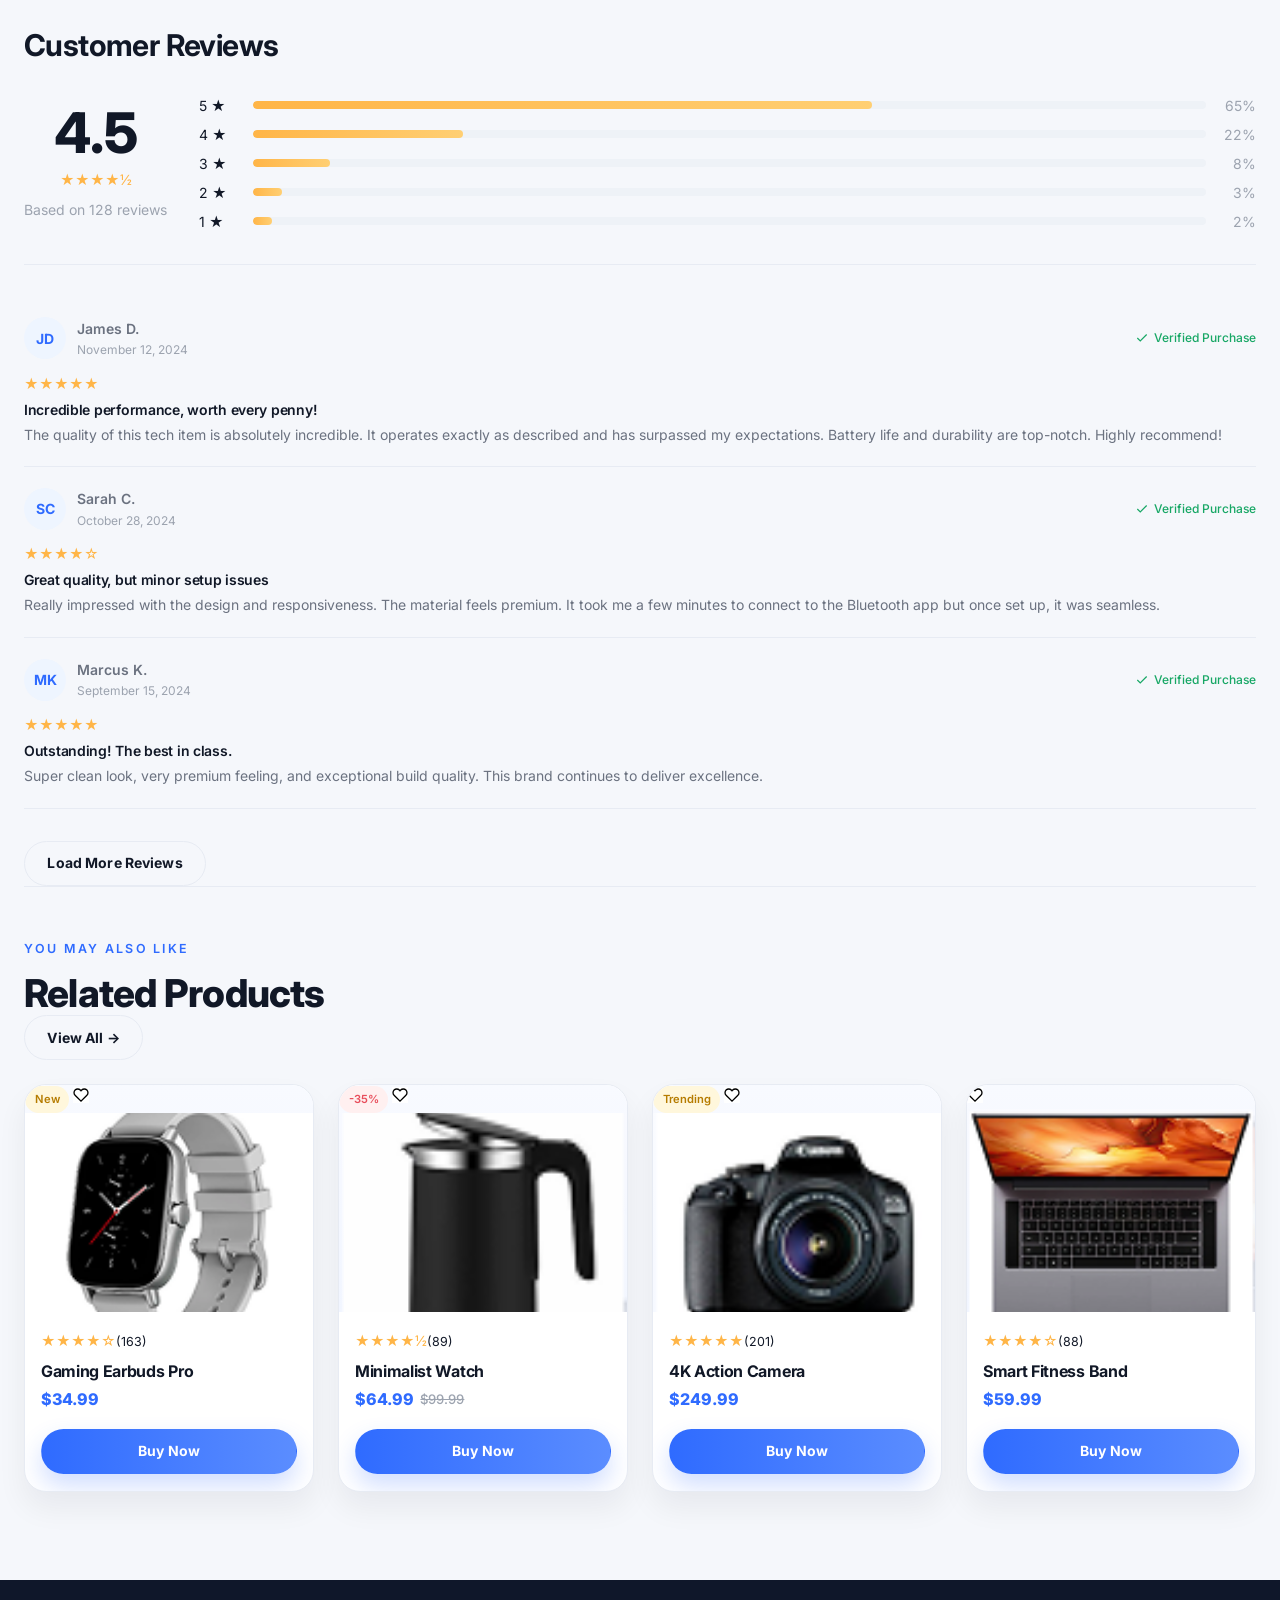
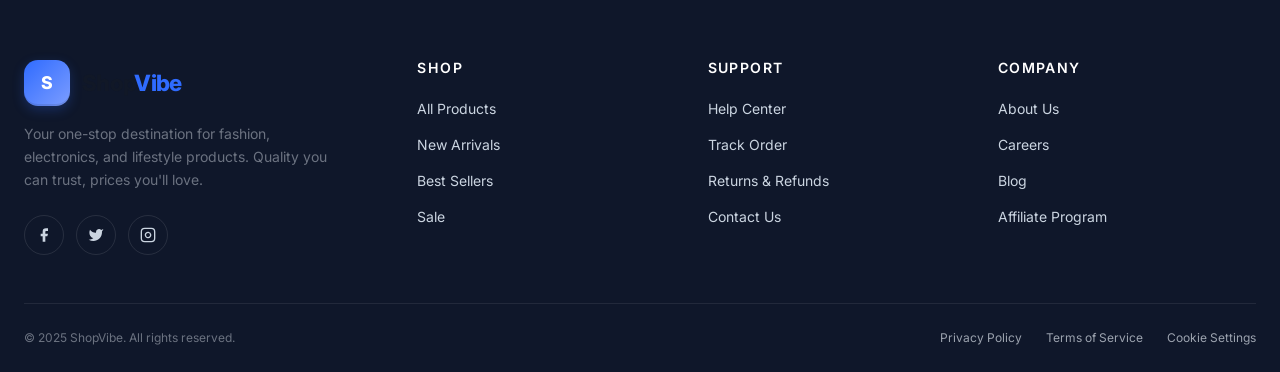
<file: product-detail.html>
<!DOCTYPE html>
<html lang="en">
<head>
  <meta charset="UTF-8" />
  <meta name="viewport" content="width=device-width, initial-scale=1.0" />
  <meta name="description" content="Premium Wireless Headphones Pro X – crystal-clear audio, 30-hour battery life, and active noise cancellation. Read reviews and buy now." />
  <title>Premium Wireless Headphones – ShopVibe</title>

  <link rel="stylesheet" href="css/base.css" />
  <link rel="stylesheet" href="css/header.css" />
  <link rel="stylesheet" href="css/footer.css" />
  <link rel="stylesheet" href="css/product-detail.css" />
  <link rel="stylesheet" href="css/figma-overrides.css" />

  <link rel="icon" href="data:image/svg+xml,<svg xmlns='http://www.w3.org/2000/svg' viewBox='0 0 32 32'><rect width='32' height='32' rx='8' fill='%232563EB'/><text y='22' x='6' font-size='18' font-family='Arial' font-weight='bold' fill='white'>S</text></svg>" />
</head>
<body>

  <!-- ═══════════════════════════════════════════
       HEADER
  ════════════════════════════════════════════ -->
  <header class="header" id="site-header">
    <div class="container">
      <div class="header__inner">
        <!-- Logo -->
        <a href="index.html" class="header__logo" aria-label="ShopVibe Home">
          <div class="header__logo-mark" aria-hidden="true">S</div>
          <span class="header__logo-text">Shop<span>Vibe</span></span>
        </a>

        <!-- Search Bar -->
        <div class="search" role="search" id="search-wrapper">
          <label for="search-input" class="sr-only">Search products</label>
          <svg class="search__icon" aria-hidden="true" xmlns="http://www.w3.org/2000/svg" fill="none" viewBox="0 0 24 24" stroke="currentColor" stroke-width="2"><circle cx="11" cy="11" r="8"/><path d="m21 21-4.35-4.35"/></svg>
          <input id="search-input" class="search__input" type="search" placeholder="Search products, brands…" autocomplete="off" aria-label="Search products" aria-autocomplete="list" aria-controls="search-suggestions" />
          <div id="search-suggestions" class="search__suggestions" role="listbox" aria-label="Search suggestions" hidden></div>
        </div>

        <!-- Navigation -->
        <nav aria-label="Main navigation">
          <ul class="nav">
            <li><a href="index.html"          class="nav__link" id="nav-home">Home</a></li>
            <li><a href="products.html"       class="nav__link" id="nav-products">Products</a></li>
            <li><a href="product-detail.html" class="nav__link nav__link--active" id="nav-arrivals">New Arrivals</a></li>
          </ul>
        </nav>

        <!-- Header Actions -->
        <div class="header__actions">
          <button class="header__action-btn" id="btn-wishlist" aria-label="Wishlist">
            <svg xmlns="http://www.w3.org/2000/svg" width="20" height="20" fill="none" viewBox="0 0 24 24" stroke="currentColor" stroke-width="2"><path d="M20.84 4.61a5.5 5.5 0 0 0-7.78 0L12 5.67l-1.06-1.06a5.5 5.5 0 0 0-7.78 7.78l1.06 1.06L12 21.23l7.78-7.78 1.06-1.06a5.5 5.5 0 0 0 0-7.78z"/></svg>
          </button>
          <button class="header__action-btn" id="btn-cart" aria-label="Shopping cart">
            <svg xmlns="http://www.w3.org/2000/svg" width="20" height="20" fill="none" viewBox="0 0 24 24" stroke="currentColor" stroke-width="2"><circle cx="9" cy="21" r="1"/><circle cx="20" cy="21" r="1"/><path d="M1 1h4l2.68 13.39a2 2 0 0 0 2 1.61h9.72a2 2 0 0 0 2-1.61L23 6H6"/></svg>
            <span class="header__badge" aria-hidden="true" style="display:none">0</span>
          </button>
          <a href="#" class="btn btn--primary btn--sm" id="btn-signin">Sign In</a>
        </div>
      </div>
    </div>
  </header>

  <!-- ═══════════════════════════════════════════
       MAIN
  ════════════════════════════════════════════ -->
  <main>
    <div class="product-detail">
      <div class="container">

        <!-- Breadcrumb -->
        <nav aria-label="Breadcrumb">
          <ol class="breadcrumb">
            <li><a href="index.html" class="breadcrumb__link">Home</a></li>
            <li class="breadcrumb__sep" aria-hidden="true">/</li>
            <li><a href="products.html" class="breadcrumb__link">Electronics</a></li>
            <li class="breadcrumb__sep" aria-hidden="true">/</li>
            <li class="breadcrumb__current" aria-current="page">Premium Wireless Headphones</li>
          </ol>
        </nav>

        <!-- ── Product Layout ──────────────────── -->
        <div class="product-detail__layout">

          <!-- Image Gallery -->
          <div class="gallery" id="product-gallery">
            <div class="gallery__main" id="gallery-main">
              <img
                id="gallery-main-img"
                src="assets/Image/tech/image 86.png"
                alt="Premium Wireless Headphones – main view"
                width="600"
                height="600"
                onerror="this.parentElement.style.background='linear-gradient(135deg,#dbeafe 0%,#ede9fe 100%)'"
              />
            </div>
            <div class="gallery__thumbs" id="gallery-thumbs" role="list">
              <button class="gallery__thumb gallery__thumb--active" id="thumb-1" aria-label="View image 1" role="listitem">
                <img src="assets/Image/tech/image 86.png" alt="" onerror="this.parentElement.style.background='#dbeafe'" />
              </button>
              <button class="gallery__thumb" id="thumb-2" aria-label="View image 2" role="listitem">
                <img src="assets/Image/tech/image 85.png" alt="" onerror="this.parentElement.style.background='#ede9fe'" />
              </button>
              <button class="gallery__thumb" id="thumb-3" aria-label="View image 3" role="listitem">
                <img src="assets/Image/tech/image 34.png" alt="" onerror="this.parentElement.style.background='#dcfce7'" />
              </button>
              <button class="gallery__thumb" id="thumb-4" aria-label="View image 4" role="listitem">
                <img src="assets/Image/tech/image 23.png" alt="" onerror="this.parentElement.style.background='#fef9c3'" />
              </button>
            </div>
          </div>

          <!-- Product Info -->
          <div class="product-info" id="product-info">
            <p class="product-info__brand">Sony Audio</p>
            <h1 class="product-info__name">Premium Wireless Headphones Pro X</h1>

            <!-- Rating Row -->
            <div class="product-info__rating-row">
              <span class="star-rating" aria-label="4.5 out of 5 stars" style="font-size:1.1rem">★★★★½</span>
              <span class="product-info__review-count">
                <a href="#reviews" id="review-anchor">128 reviews</a>
              </span>
              <span class="badge badge--success">✓ Verified Brand</span>
            </div>

            <!-- Price -->
            <div class="product-info__price-row">
              <span class="product-info__price" id="product-price">$79.99</span>
              <span class="product-info__price-original" id="product-price-original">$99.99</span>
              <span class="product-info__discount">Save 20%</span>
            </div>

            <!-- Description -->
            <p class="product-info__desc">
              Experience immersive sound with our Pro X headphones. Featuring active noise cancellation, a 30-hour battery life, and premium memory foam ear cups — engineered for audiophiles who refuse to compromise.
            </p>

            <!-- Color Selector -->
            <div class="size-selector" id="color-selector">
              <p class="size-selector__label">
                Color: <strong id="selected-color">Midnight Black</strong>
              </p>
              <div class="size-selector__options" role="radiogroup" aria-label="Select color">
                <button class="size-btn size-btn--active" id="color-black" data-color="Midnight Black" aria-pressed="true" style="background:#0f172a;color:#fff;border-color:#0f172a;">●</button>
                <button class="size-btn" id="color-white" data-color="Pearl White" aria-pressed="false" style="background:#f8fafc;color:#0f172a;">●</button>
                <button class="size-btn" id="color-blue"  data-color="Ocean Blue"  aria-pressed="false" style="background:#2563eb;color:#fff;border-color:#2563eb;">●</button>
                <button class="size-btn" id="color-red"   data-color="Crimson Red" aria-pressed="false" style="background:#ef4444;color:#fff;border-color:#ef4444;">●</button>
              </div>
            </div>

            <!-- Variant Dropdown -->
            <div class="size-selector" id="variant-selector" style="margin-top:var(--space-4)">
              <p class="size-selector__label">
                Variant
                <span class="size-selector__guide" id="variant-guide">What's the difference?</span>
              </p>
              <div class="dropdown" id="variant-dropdown" style="width:100%">
                <button class="dropdown__toggle" id="variant-toggle" style="width:100%;justify-content:space-between;" aria-label="Select variant" aria-haspopup="listbox" aria-expanded="false">
                  Standard Edition
                  <svg xmlns="http://www.w3.org/2000/svg" width="14" height="14" fill="none" viewBox="0 0 24 24" stroke="currentColor" stroke-width="2"><polyline points="6 9 12 15 18 9"/></svg>
                </button>
                <ul class="dropdown__menu" id="variant-menu" role="listbox" style="width:100%">
                  <li class="dropdown__item" data-value="standard" role="option">Standard Edition – $79.99</li>
                  <li class="dropdown__item" data-value="pro"      role="option">Pro Edition – $109.99</li>
                  <li class="dropdown__item" data-value="ultimate" role="option">Ultimate Bundle – $139.99</li>
                </ul>
              </div>
            </div>

            <!-- Quantity -->
            <div class="quantity-selector" id="quantity-selector" style="margin-top:var(--space-6)">
              <span class="quantity__label">Quantity</span>
              <div class="quantity__controls" role="group" aria-label="Quantity">
                <button class="quantity__btn" id="qty-decrease" aria-label="Decrease quantity">−</button>
                <span class="quantity__value" id="qty-value" aria-live="polite">1</span>
                <button class="quantity__btn" id="qty-increase" aria-label="Increase quantity">+</button>
              </div>
              <span style="font-size:var(--font-size-sm);color:var(--color-success);">✓ In Stock – 43 left</span>
            </div>

            <!-- CTA Buttons -->
            <div class="product-info__cta">
              <button class="btn btn--primary btn--lg" id="btn-add-to-cart" style="flex:1">
                <svg xmlns="http://www.w3.org/2000/svg" width="18" height="18" fill="none" viewBox="0 0 24 24" stroke="currentColor" stroke-width="2"><circle cx="9" cy="21" r="1"/><circle cx="20" cy="21" r="1"/><path d="M1 1h4l2.68 13.39a2 2 0 0 0 2 1.61h9.72a2 2 0 0 0 2-1.61L23 6H6"/></svg>
                Add to Cart
              </button>
              <button class="btn btn--outline btn--lg" id="btn-buy-now" style="flex:1">Buy Now</button>
              <button class="header__action-btn" id="btn-wishlist-detail" aria-label="Add to wishlist" style="border:1.5px solid var(--color-border)">
                <svg xmlns="http://www.w3.org/2000/svg" width="20" height="20" fill="none" viewBox="0 0 24 24" stroke="currentColor" stroke-width="2"><path d="M20.84 4.61a5.5 5.5 0 0 0-7.78 0L12 5.67l-1.06-1.06a5.5 5.5 0 0 0-7.78 7.78l1.06 1.06L12 21.23l7.78-7.78 1.06-1.06a5.5 5.5 0 0 0 0-7.78z"/></svg>
              </button>
            </div>

            <!-- Trust Meta -->
            <ul class="product-meta-list">
              <li class="product-meta-item">
                <span class="product-meta-item__icon" aria-hidden="true">🚚</span>
                <div>
                  <p class="product-meta-item__title">Free Delivery</p>
                  <p class="product-meta-item__desc">Order before 3pm for same-day dispatch. Estimated delivery: 2–4 business days.</p>
                </div>
              </li>
              <li class="product-meta-item">
                <span class="product-meta-item__icon" aria-hidden="true">↩️</span>
                <div>
                  <p class="product-meta-item__title">30-Day Returns</p>
                  <p class="product-meta-item__desc">Not satisfied? Return within 30 days for a full refund — no questions asked.</p>
                </div>
              </li>
              <li class="product-meta-item">
                <span class="product-meta-item__icon" aria-hidden="true">🛡️</span>
                <div>
                  <p class="product-meta-item__title">2-Year Warranty</p>
                  <p class="product-meta-item__desc">All products include a manufacturer's warranty. Extended plans available at checkout.</p>
                </div>
              </li>
            </ul>
          </div><!-- /product-info -->
        </div><!-- /product-detail__layout -->

        <!-- ── Product Specifications ─────────── -->
        <section class="specs-section" id="product-specs" aria-labelledby="specs-heading">
          <h2 id="specs-heading" class="specs-section__title">Product Specifications</h2>
          <div class="specs-grid">
            <div class="specs-table">
              <div class="specs-row">
                <span class="specs-label">Driver Size</span>
                <span class="specs-value">40mm Dynamic</span>
              </div>
              <div class="specs-row">
                <span class="specs-label">Frequency Response</span>
                <span class="specs-value">20Hz – 20kHz</span>
              </div>
              <div class="specs-row">
                <span class="specs-label">Impedance</span>
                <span class="specs-value">32 Ohm</span>
              </div>
              <div class="specs-row">
                <span class="specs-label">Sensitivity</span>
                <span class="specs-value">105dB/mW</span>
              </div>
              <div class="specs-row">
                <span class="specs-label">Connectivity</span>
                <span class="specs-value">Bluetooth 5.2, 3.5mm Jack</span>
              </div>
            </div>
            <div class="specs-table">
              <div class="specs-row">
                <span class="specs-label">Battery Life</span>
                <span class="specs-value">30 Hours (ANC On)</span>
              </div>
              <div class="specs-row">
                <span class="specs-label">Charging Time</span>
                <span class="specs-value">2 Hours (USB-C)</span>
              </div>
              <div class="specs-row">
                <span class="specs-label">Noise Cancellation</span>
                <span class="specs-value">Active (ANC) + Passive</span>
              </div>
              <div class="specs-row">
                <span class="specs-label">Weight</span>
                <span class="specs-value">254g</span>
              </div>
              <div class="specs-row">
                <span class="specs-label">Colors</span>
                <span class="specs-value">Black, White, Blue, Red</span>
              </div>
            </div>
          </div>
        </section>

        <!-- ── Reviews Section ────────────────── -->
        <section class="reviews" id="reviews" aria-labelledby="reviews-heading">
          <h2 id="reviews-heading" style="font-size:var(--font-size-2xl);margin-bottom:var(--space-8)">Customer Reviews</h2>

          <!-- Review Summary -->
          <div class="reviews__summary">
            <div class="reviews__score">
              <p class="reviews__score-number">4.5</p>
              <div class="star-rating" aria-label="4.5 out of 5" style="justify-content:center;margin-top:var(--space-2)">★★★★½</div>
              <p class="reviews__score-total">Based on 128 reviews</p>
            </div>
            <div class="reviews__bars" aria-label="Rating breakdown">
              <div class="review-bar"><span>5 ★</span><div class="review-bar__track"><div class="review-bar__fill" style="width:65%"></div></div><span class="review-bar__pct">65%</span></div>
              <div class="review-bar"><span>4 ★</span><div class="review-bar__track"><div class="review-bar__fill" style="width:22%"></div></div><span class="review-bar__pct">22%</span></div>
              <div class="review-bar"><span>3 ★</span><div class="review-bar__track"><div class="review-bar__fill" style="width:8%"></div></div><span class="review-bar__pct">8%</span></div>
              <div class="review-bar"><span>2 ★</span><div class="review-bar__track"><div class="review-bar__fill" style="width:3%"></div></div><span class="review-bar__pct">3%</span></div>
              <div class="review-bar"><span>1 ★</span><div class="review-bar__track"><div class="review-bar__fill" style="width:2%"></div></div><span class="review-bar__pct">2%</span></div>
            </div>
          </div>

          <!-- Review List -->
          <div id="review-list" aria-label="Customer review list">

            <article class="review-card" id="review-1">
              <div class="review-card__header">
                <div class="review-card__author">
                  <div class="review-card__avatar" aria-hidden="true">JD</div>
                  <div>
                    <p class="review-card__name">James D.</p>
                    <p class="review-card__date">November 12, 2024</p>
                  </div>
                </div>
                <span class="review-card__verified">
                  <svg xmlns="http://www.w3.org/2000/svg" width="14" height="14" fill="none" viewBox="0 0 24 24" stroke="currentColor" stroke-width="2"><polyline points="20 6 9 17 4 12"/></svg>
                  Verified Purchase
                </span>
              </div>
              <div class="star-rating" style="margin-bottom:var(--space-2)">★★★★★</div>
              <h3 class="review-card__title">Best headphones I've ever owned</h3>
              <p class="review-card__body">The noise cancellation is absolutely incredible. I use these on my daily commute and can't hear a thing around me. Sound quality is warm and detailed. Battery lasts the whole week on a single charge for me. Highly recommend!</p>
            </article>

            <article class="review-card" id="review-2">
              <div class="review-card__header">
                <div class="review-card__author">
                  <div class="review-card__avatar" aria-hidden="true">SC</div>
                  <div>
                    <p class="review-card__name">Sarah C.</p>
                    <p class="review-card__date">October 28, 2024</p>
                  </div>
                </div>
                <span class="review-card__verified">
                  <svg xmlns="http://www.w3.org/2000/svg" width="14" height="14" fill="none" viewBox="0 0 24 24" stroke="currentColor" stroke-width="2"><polyline points="20 6 9 17 4 12"/></svg>
                  Verified Purchase
                </span>
              </div>
              <div class="star-rating" style="margin-bottom:var(--space-2)">★★★★☆</div>
              <h3 class="review-card__title">Great sound, comfortable fit</h3>
              <p class="review-card__body">Really impressed with the build quality and sound. The ear cups are super soft and I can wear them for hours without discomfort. Took off one star because the app connectivity could be smoother, but overall a solid purchase.</p>
            </article>

            <article class="review-card" id="review-3">
              <div class="review-card__header">
                <div class="review-card__author">
                  <div class="review-card__avatar" aria-hidden="true">MK</div>
                  <div>
                    <p class="review-card__name">Mike K.</p>
                    <p class="review-card__date">October 5, 2024</p>
                  </div>
                </div>
                <span class="review-card__verified">
                  <svg xmlns="http://www.w3.org/2000/svg" width="14" height="14" fill="none" viewBox="0 0 24 24" stroke="currentColor" stroke-width="2"><polyline points="20 6 9 17 4 12"/></svg>
                  Verified Purchase
                </span>
              </div>
              <div class="star-rating" style="margin-bottom:var(--space-2)">★★★★★</div>
              <h3 class="review-card__title">Worth every penny</h3>
              <p class="review-card__body">The audio quality is unmatched at this price point. Tried several competitors and none come close. The noise cancelling is so good my partner has to wave at me to get my attention when I'm wearing them.</p>
            </article>

          </div><!-- /review-list -->

          <button class="btn btn--outline" id="load-more-reviews" style="margin-top:var(--space-8)">Load More Reviews</button>

        </section>

        <!-- ── Related Products ───────────────── -->
        <section class="related-section" id="related-products" aria-labelledby="related-heading">
          <div class="products-section__header" style="margin-bottom:1.5rem">
            <div>
              <p class="section__label">You May Also Like</p>
              <h2 class="section__title" id="related-heading" style="margin-bottom:0">Related Products</h2>
            </div>
            <a href="products.html" class="btn btn--outline" id="view-all-related">View All →</a>
          </div>
          <div class="grid-auto" id="related-grid">

            <article class="card" id="rel-card-1">
              <div class="card__image-wrap">
                <span class="card__badge"><span class="badge badge--accent">New</span></span>
                <button class="card__wishlist" aria-label="Add to wishlist" data-product="rel-earbuds">
                  <svg xmlns="http://www.w3.org/2000/svg" width="16" height="16" fill="none" viewBox="0 0 24 24" stroke="currentColor" stroke-width="2"><path d="M20.84 4.61a5.5 5.5 0 0 0-7.78 0L12 5.67l-1.06-1.06a5.5 5.5 0 0 0-7.78 7.78l1.06 1.06L12 21.23l7.78-7.78 1.06-1.06a5.5 5.5 0 0 0 0-7.78z"/></svg>
                </button>
                <img src="assets/Image/tech/8.png" alt="Gaming Earbuds Pro" loading="lazy" onerror="this.parentElement.style.background='linear-gradient(135deg,#f5f3ff,#ede9fe)'" />
              </div>
              <div class="card__body">
                <div class="card__rating"><span class="star-rating" aria-label="4 out of 5 stars">★★★★☆</span><span class="card__rating-count">(163)</span></div>
                <h3 class="card__title">Gaming Earbuds Pro</h3>
                <p class="card__price">$34.99</p>
                <a href="product-detail.html" class="btn btn--primary btn--full" id="rel-buy-1">Buy Now</a>
              </div>
            </article>

            <article class="card" id="rel-card-2">
              <div class="card__image-wrap">
                <span class="card__badge"><span class="badge badge--danger">-35%</span></span>
                <button class="card__wishlist" aria-label="Add to wishlist" data-product="rel-watch">
                  <svg xmlns="http://www.w3.org/2000/svg" width="16" height="16" fill="none" viewBox="0 0 24 24" stroke="currentColor" stroke-width="2"><path d="M20.84 4.61a5.5 5.5 0 0 0-7.78 0L12 5.67l-1.06-1.06a5.5 5.5 0 0 0-7.78 7.78l1.06 1.06L12 21.23l7.78-7.78 1.06-1.06a5.5 5.5 0 0 0 0-7.78z"/></svg>
                </button>
                <img src="assets/Image/tech/image 85.png" alt="Minimalist Watch" loading="lazy" onerror="this.parentElement.style.background='linear-gradient(135deg,#f1f5f9,#e2e8f0)'" />
              </div>
              <div class="card__body">
                <div class="card__rating"><span class="star-rating" aria-label="4.5 out of 5 stars">★★★★½</span><span class="card__rating-count">(89)</span></div>
                <h3 class="card__title">Minimalist Watch</h3>
                <p class="card__price">$64.99 <span class="card__price--original">$99.99</span></p>
                <a href="product-detail.html" class="btn btn--primary btn--full" id="rel-buy-2">Buy Now</a>
              </div>
            </article>

            <article class="card" id="rel-card-3">
              <div class="card__image-wrap">
                <span class="card__badge"><span class="badge badge--accent">Trending</span></span>
                <button class="card__wishlist" aria-label="Add to wishlist" data-product="rel-camera">
                  <svg xmlns="http://www.w3.org/2000/svg" width="16" height="16" fill="none" viewBox="0 0 24 24" stroke="currentColor" stroke-width="2"><path d="M20.84 4.61a5.5 5.5 0 0 0-7.78 0L12 5.67l-1.06-1.06a5.5 5.5 0 0 0-7.78 7.78l1.06 1.06L12 21.23l7.78-7.78 1.06-1.06a5.5 5.5 0 0 0 0-7.78z"/></svg>
                </button>
                <img src="assets/Image/tech/6.png" alt="4K Action Camera" loading="lazy" onerror="this.parentElement.style.background='linear-gradient(135deg,#0f172a,#1e293b)'" />
              </div>
              <div class="card__body">
                <div class="card__rating"><span class="star-rating" aria-label="5 out of 5 stars">★★★★★</span><span class="card__rating-count">(201)</span></div>
                <h3 class="card__title">4K Action Camera</h3>
                <p class="card__price">$249.99</p>
                <a href="product-detail.html" class="btn btn--primary btn--full" id="rel-buy-3">Buy Now</a>
              </div>
            </article>

            <article class="card" id="rel-card-4">
              <div class="card__image-wrap">
                <button class="card__wishlist" aria-label="Add to wishlist" data-product="rel-band">
                  <svg xmlns="http://www.w3.org/2000/svg" width="16" height="16" fill="none" viewBox="0 0 24 24" stroke="currentColor" stroke-width="2"><path d="M20.84 4.61a5.5 5.5 0 0 0-7.78 0L12 5.67l-1.06-1.06a5.5 5.5 0 0 0-7.78 7.78l1.06 1.06L12 21.23l7.78-7.78 1.06-1.06a5.5 5.5 0 0 0 0-7.78z"/></svg>
                </button>
                <img src="assets/Image/tech/image 34.png" alt="Smart Fitness Band" loading="lazy" onerror="this.parentElement.style.background='linear-gradient(135deg,#f0fdf4,#dcfce7)'" />
              </div>
              <div class="card__body">
                <div class="card__rating"><span class="star-rating" aria-label="4 out of 5 stars">★★★★☆</span><span class="card__rating-count">(88)</span></div>
                <h3 class="card__title">Smart Fitness Band</h3>
                <p class="card__price">$59.99</p>
                <a href="product-detail.html" class="btn btn--primary btn--full" id="rel-buy-4">Buy Now</a>
              </div>
            </article>

          </div>
        </section>

      </div><!-- /container -->
    </div><!-- /product-detail -->
  </main>

  <!-- ═══════════════════════════════════════════
       FOOTER
  ════════════════════════════════════════════ -->
  <footer class="footer" aria-label="Site footer">
    <div class="container">
      <div class="footer__grid">
        <div class="footer__brand">
          <a href="index.html" class="header__logo" aria-label="ShopVibe Home">
            <div class="header__logo-mark" aria-hidden="true">S</div>
            <span class="header__logo-text">Shop<span>Vibe</span></span>
          </a>
          <p class="footer__brand-desc">Your one-stop destination for fashion, electronics, and lifestyle products. Quality you can trust, prices you'll love.</p>
          <div class="footer__social" aria-label="Social media links">
            <a href="#" class="footer__social-link" aria-label="Facebook"><svg xmlns="http://www.w3.org/2000/svg" width="16" height="16" fill="currentColor" viewBox="0 0 24 24"><path d="M18 2h-3a5 5 0 0 0-5 5v3H7v4h3v8h4v-8h3l1-4h-4V7a1 1 0 0 1 1-1h3z"/></svg></a>
            <a href="#" class="footer__social-link" aria-label="Twitter / X"><svg xmlns="http://www.w3.org/2000/svg" width="16" height="16" fill="currentColor" viewBox="0 0 24 24"><path d="M23 3a10.9 10.9 0 0 1-3.14 1.53 4.48 4.48 0 0 0-7.86 3v1A10.66 10.66 0 0 1 3 4s-4 9 5 13a11.64 11.64 0 0 1-7 2c9 5 20 0 20-11.5a4.5 4.5 0 0 0-.08-.83A7.72 7.72 0 0 0 23 3z"/></svg></a>
            <a href="#" class="footer__social-link" aria-label="Instagram"><svg xmlns="http://www.w3.org/2000/svg" width="16" height="16" fill="none" viewBox="0 0 24 24" stroke="currentColor" stroke-width="2"><rect x="2" y="2" width="20" height="20" rx="5" ry="5"/><path d="M16 11.37A4 4 0 1 1 12.63 8 4 4 0 0 1 16 11.37z"/><line x1="17.5" y1="6.5" x2="17.51" y2="6.5"/></svg></a>
          </div>
        </div>
        <div class="footer__col">
          <h3 class="footer__col-title">Shop</h3>
          <ul class="footer__links">
            <li><a href="products.html" class="footer__link">All Products</a></li>
            <li><a href="product-detail.html" class="footer__link">New Arrivals</a></li>
            <li><a href="products.html" class="footer__link">Best Sellers</a></li>
            <li><a href="products.html" class="footer__link">Sale</a></li>
          </ul>
        </div>
        <div class="footer__col">
          <h3 class="footer__col-title">Support</h3>
          <ul class="footer__links">
            <li><a href="#" class="footer__link">Help Center</a></li>
            <li><a href="#" class="footer__link">Track Order</a></li>
            <li><a href="#" class="footer__link">Returns &amp; Refunds</a></li>
            <li><a href="#" class="footer__link">Contact Us</a></li>
          </ul>
        </div>
        <div class="footer__col">
          <h3 class="footer__col-title">Company</h3>
          <ul class="footer__links">
            <li><a href="#" class="footer__link">About Us</a></li>
            <li><a href="#" class="footer__link">Careers</a></li>
            <li><a href="#" class="footer__link">Blog</a></li>
            <li><a href="#" class="footer__link">Affiliate Program</a></li>
          </ul>
        </div>
      </div>
      <div class="footer__bottom">
        <p>© 2025 ShopVibe. All rights reserved.</p>
        <nav class="footer__legal" aria-label="Legal links">
          <a href="#" class="footer__legal-link">Privacy Policy</a>
          <a href="#" class="footer__legal-link">Terms of Service</a>
          <a href="#" class="footer__legal-link">Cookie Settings</a>
        </nav>
      </div>
    </div>
  </footer>

  <script type="module" src="js/main.js"></script>
  <script type="module" src="js/pages/product-detail.js"></script>

</body>
</html>
</file>
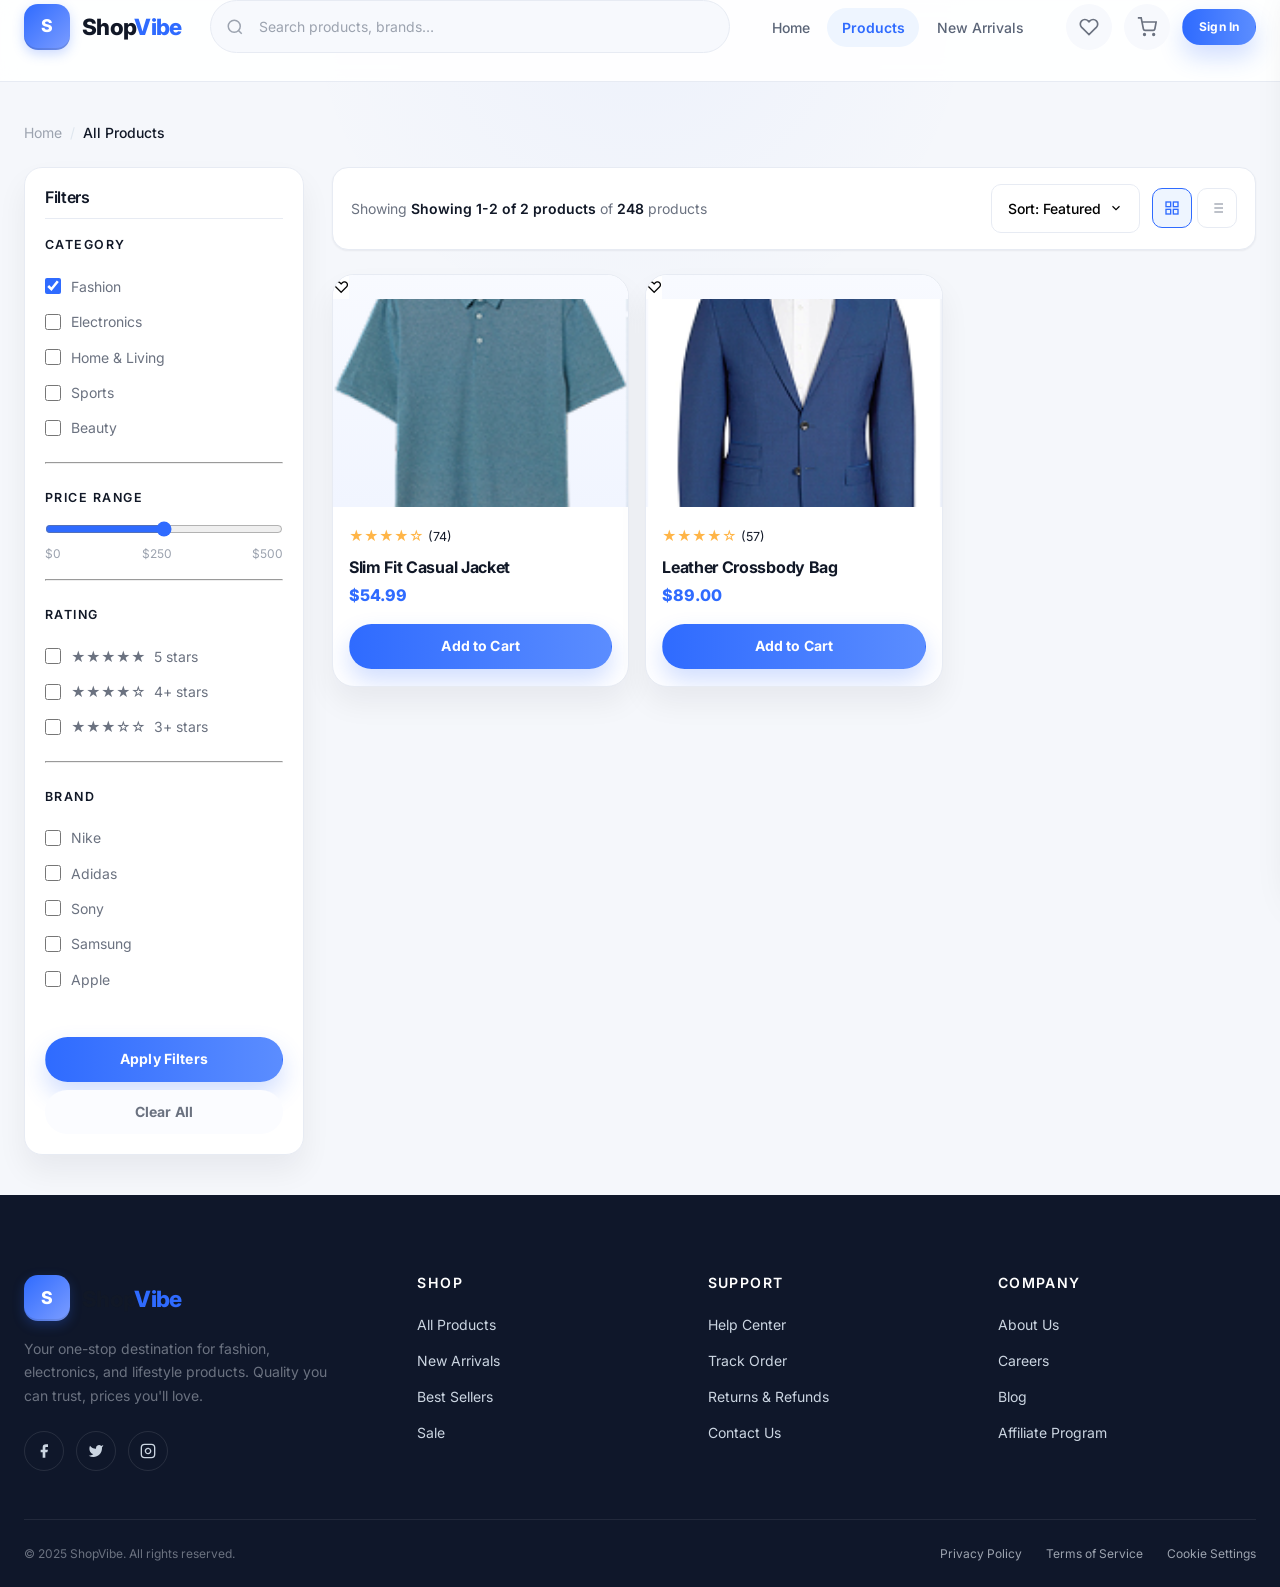
<file: products.html>
<!DOCTYPE html>
<html lang="en">
<head>
  <meta charset="UTF-8" />
  <meta name="viewport" content="width=device-width, initial-scale=1.0" />
  <meta name="description" content="Browse our full collection of products. Filter by category, price, and rating to find exactly what you need." />
  <title>Products – ShopVibe</title>

  <link rel="stylesheet" href="css/base.css" />
  <link rel="stylesheet" href="css/header.css" />
  <link rel="stylesheet" href="css/footer.css" />
  <link rel="stylesheet" href="css/products.css" />
  <link rel="stylesheet" href="css/figma-overrides.css" />

  <link rel="icon" href="data:image/svg+xml,<svg xmlns='http://www.w3.org/2000/svg' viewBox='0 0 32 32'><rect width='32' height='32' rx='8' fill='%232563EB'/><text y='22' x='6' font-size='18' font-family='Arial' font-weight='bold' fill='white'>S</text></svg>" />
</head>
<body>

  <!-- ═══════════════════════════════════════════
       HEADER
  ════════════════════════════════════════════ -->
  <header class="header" id="site-header">
    <div class="container">
      <div class="header__inner">
        <!-- Logo -->
        <a href="index.html" class="header__logo" aria-label="ShopVibe Home">
          <div class="header__logo-mark" aria-hidden="true">S</div>
          <span class="header__logo-text">Shop<span>Vibe</span></span>
        </a>

        <!-- Search Bar -->
        <div class="search" role="search" id="search-wrapper">
          <label for="search-input" class="sr-only">Search products</label>
          <svg class="search__icon" aria-hidden="true" xmlns="http://www.w3.org/2000/svg" fill="none" viewBox="0 0 24 24" stroke="currentColor" stroke-width="2"><circle cx="11" cy="11" r="8"/><path d="m21 21-4.35-4.35"/></svg>
          <input id="search-input" class="search__input" type="search" placeholder="Search products, brands…" autocomplete="off" aria-label="Search products" aria-autocomplete="list" aria-controls="search-suggestions" />
          <div id="search-suggestions" class="search__suggestions" role="listbox" aria-label="Search suggestions" hidden></div>
        </div>

        <!-- Navigation -->
        <nav aria-label="Main navigation">
          <ul class="nav">
            <li><a href="index.html"          class="nav__link" id="nav-home">Home</a></li>
            <li><a href="products.html"       class="nav__link nav__link--active" id="nav-products">Products</a></li>
            <li><a href="product-detail.html" class="nav__link" id="nav-arrivals">New Arrivals</a></li>
          </ul>
        </nav>

        <!-- Header Actions -->
        <div class="header__actions">
          <button class="header__action-btn" id="btn-wishlist" aria-label="Wishlist">
            <svg xmlns="http://www.w3.org/2000/svg" width="20" height="20" fill="none" viewBox="0 0 24 24" stroke="currentColor" stroke-width="2"><path d="M20.84 4.61a5.5 5.5 0 0 0-7.78 0L12 5.67l-1.06-1.06a5.5 5.5 0 0 0-7.78 7.78l1.06 1.06L12 21.23l7.78-7.78 1.06-1.06a5.5 5.5 0 0 0 0-7.78z"/></svg>
          </button>
          <button class="header__action-btn" id="btn-cart" aria-label="Shopping cart">
            <svg xmlns="http://www.w3.org/2000/svg" width="20" height="20" fill="none" viewBox="0 0 24 24" stroke="currentColor" stroke-width="2"><circle cx="9" cy="21" r="1"/><circle cx="20" cy="21" r="1"/><path d="M1 1h4l2.68 13.39a2 2 0 0 0 2 1.61h9.72a2 2 0 0 0 2-1.61L23 6H6"/></svg>
            <span class="header__badge" aria-hidden="true" style="display:none">0</span>
          </button>
          <a href="#" class="btn btn--primary btn--sm" id="btn-signin">Sign In</a>
        </div>
      </div>
    </div>
  </header>

  <!-- ═══════════════════════════════════════════
       MAIN
  ════════════════════════════════════════════ -->
  <main>
    <div class="products-page">
      <div class="container">

        <!-- Breadcrumb -->
        <nav aria-label="Breadcrumb" style="margin-bottom:var(--space-6)">
          <ol class="breadcrumb">
            <li><a href="index.html" class="breadcrumb__link">Home</a></li>
            <li class="breadcrumb__sep" aria-hidden="true">/</li>
            <li class="breadcrumb__current" aria-current="page">All Products</li>
          </ol>
        </nav>

        <div class="products-page__layout">

          <!-- ── Sidebar Filters ───────────────── -->
          <aside aria-label="Product filters">
            <div class="filters" id="filters-panel">
              <h2 class="filters__title">Filters</h2>

              <!-- Category Filter -->
              <div class="filter-group" id="filter-category">
                <p class="filter-group__label">Category</p>
                <label class="filter-check"><input type="checkbox" name="cat" value="fashion" id="cat-fashion" checked /> Fashion</label>
                <label class="filter-check"><input type="checkbox" name="cat" value="electronics" id="cat-electronics" /> Electronics</label>
                <label class="filter-check"><input type="checkbox" name="cat" value="home" id="cat-home" /> Home &amp; Living</label>
                <label class="filter-check"><input type="checkbox" name="cat" value="sports" id="cat-sports" /> Sports</label>
                <label class="filter-check"><input type="checkbox" name="cat" value="beauty" id="cat-beauty" /> Beauty</label>
              </div>

              <hr />

              <!-- Price Range Filter -->
              <div class="filter-group" id="filter-price" style="margin-top:var(--space-6)">
                <p class="filter-group__label">Price Range</p>
                <div class="filter-range">
                  <input type="range" id="price-range" min="0" max="500" value="250" aria-label="Maximum price" />
                  <div class="filter-range__labels">
                    <span>$0</span>
                    <span id="price-range-val">$250</span>
                    <span>$500</span>
                  </div>
                </div>
              </div>

              <hr />

              <!-- Rating Filter -->
              <div class="filter-group" id="filter-rating" style="margin-top:var(--space-6)">
                <p class="filter-group__label">Rating</p>
                <label class="filter-check"><input type="checkbox" name="rating" value="5" id="rating-5" /> ★★★★★&nbsp;&nbsp;5 stars</label>
                <label class="filter-check"><input type="checkbox" name="rating" value="4" id="rating-4" /> ★★★★☆&nbsp;&nbsp;4+ stars</label>
                <label class="filter-check"><input type="checkbox" name="rating" value="3" id="rating-3" /> ★★★☆☆&nbsp;&nbsp;3+ stars</label>
              </div>

              <hr />

              <!-- Brand Filter -->
              <div class="filter-group" id="filter-brand" style="margin-top:var(--space-6)">
                <p class="filter-group__label">Brand</p>
                <label class="filter-check"><input type="checkbox" name="brand" value="nike" id="brand-nike" /> Nike</label>
                <label class="filter-check"><input type="checkbox" name="brand" value="adidas" id="brand-adidas" /> Adidas</label>
                <label class="filter-check"><input type="checkbox" name="brand" value="sony" id="brand-sony" /> Sony</label>
                <label class="filter-check"><input type="checkbox" name="brand" value="samsung" id="brand-samsung" /> Samsung</label>
                <label class="filter-check"><input type="checkbox" name="brand" value="apple" id="brand-apple" /> Apple</label>
              </div>

              <button class="btn btn--primary btn--full" id="apply-filters" style="margin-top:var(--space-6)">Apply Filters</button>
              <button class="btn btn--ghost btn--full" id="clear-filters" style="margin-top:var(--space-2)">Clear All</button>
            </div>
          </aside>

          <!-- ── Products Area ──────────────────── -->
          <div>

            <!-- Toolbar -->
            <div class="products-toolbar">
              <p class="products-toolbar__count">Showing <strong id="product-count">24</strong> of <strong>248</strong> products</p>
              <div class="products-toolbar__right">
                <!-- Sort Dropdown -->
                <div class="dropdown" id="sort-dropdown">
                  <button class="dropdown__toggle" id="sort-toggle" aria-label="Sort products" aria-haspopup="listbox" aria-expanded="false">
                    Sort: Featured
                    <svg xmlns="http://www.w3.org/2000/svg" width="14" height="14" fill="none" viewBox="0 0 24 24" stroke="currentColor" stroke-width="2"><polyline points="6 9 12 15 18 9"/></svg>
                  </button>
                  <ul class="dropdown__menu" id="sort-menu" role="listbox" aria-label="Sort options">
                    <li class="dropdown__item" data-value="featured"   role="option">Featured</li>
                    <li class="dropdown__item" data-value="price-asc"  role="option">Price: Low to High</li>
                    <li class="dropdown__item" data-value="price-desc" role="option">Price: High to Low</li>
                    <li class="dropdown__item" data-value="rating"     role="option">Highest Rated</li>
                    <li class="dropdown__item" data-value="newest"     role="option">Newest Arrivals</li>
                  </ul>
                </div>

                <!-- View Toggle -->
                <div class="view-toggle" role="group" aria-label="View layout">
                  <button class="view-toggle__btn view-toggle__btn--active" id="view-grid" aria-label="Grid view" aria-pressed="true">
                    <svg xmlns="http://www.w3.org/2000/svg" width="16" height="16" fill="none" viewBox="0 0 24 24" stroke="currentColor" stroke-width="2"><rect x="3" y="3" width="7" height="7"/><rect x="14" y="3" width="7" height="7"/><rect x="14" y="14" width="7" height="7"/><rect x="3" y="14" width="7" height="7"/></svg>
                  </button>
                  <button class="view-toggle__btn" id="view-list" aria-label="List view" aria-pressed="false">
                    <svg xmlns="http://www.w3.org/2000/svg" width="16" height="16" fill="none" viewBox="0 0 24 24" stroke="currentColor" stroke-width="2"><line x1="8" y1="6" x2="21" y2="6"/><line x1="8" y1="12" x2="21" y2="12"/><line x1="8" y1="18" x2="21" y2="18"/><line x1="3" y1="6" x2="3.01" y2="6"/><line x1="3" y1="12" x2="3.01" y2="12"/><line x1="3" y1="18" x2="3.01" y2="18"/></svg>
                  </button>
                </div>
              </div>
            </div>

            <!-- Product Grid -->
            <div class="products-grid" id="products-grid" aria-live="polite" aria-label="Product listings">

              <article class="card" id="p-card-1">
                <div class="card__image-wrap">
                  <span class="card__badge"><span class="badge badge--danger">-20%</span></span>
                  <button class="card__wishlist" aria-label="Add to wishlist" data-product="p-headphones">
                    <svg xmlns="http://www.w3.org/2000/svg" width="16" height="16" fill="none" viewBox="0 0 24 24" stroke="currentColor" stroke-width="2"><path d="M20.84 4.61a5.5 5.5 0 0 0-7.78 0L12 5.67l-1.06-1.06a5.5 5.5 0 0 0-7.78 7.78l1.06 1.06L12 21.23l7.78-7.78 1.06-1.06a5.5 5.5 0 0 0 0-7.78z"/></svg>
                  </button>
                  <img src="assets/Image/tech/image 86.png" alt="Premium Wireless Headphones" loading="lazy" onerror="this.parentElement.style.background='linear-gradient(135deg,#dbeafe,#ede9fe)'" />
                </div>
                <div class="card__body">
                  <div class="card__rating"><span class="star-rating" aria-label="4.5 out of 5 stars">★★★★½</span><span class="card__rating-count">(128)</span></div>
                  <h3 class="card__title">Premium Wireless Headphones</h3>
                  <p class="card__price">$79.99 <span class="card__price--original">$99.99</span></p>
                  <a href="product-detail.html" class="btn btn--primary btn--full" id="pl-buy-1">Buy Now</a>
                </div>
              </article>

              <article class="card" id="p-card-2">
                <div class="card__image-wrap">
                  <span class="card__badge"><span class="badge badge--accent">New</span></span>
                  <button class="card__wishlist" aria-label="Add to wishlist" data-product="p-jacket">
                    <svg xmlns="http://www.w3.org/2000/svg" width="16" height="16" fill="none" viewBox="0 0 24 24" stroke="currentColor" stroke-width="2"><path d="M20.84 4.61a5.5 5.5 0 0 0-7.78 0L12 5.67l-1.06-1.06a5.5 5.5 0 0 0-7.78 7.78l1.06 1.06L12 21.23l7.78-7.78 1.06-1.06a5.5 5.5 0 0 0 0-7.78z"/></svg>
                  </button>
                  <img src="assets/Layout/alibaba/Image/cloth/Bitmap.png" alt="Slim Fit Casual Jacket" loading="lazy" onerror="this.parentElement.style.background='linear-gradient(135deg,#fef9c3,#fee2e2)'" />
                </div>
                <div class="card__body">
                  <div class="card__rating"><span class="star-rating" aria-label="4 out of 5 stars">★★★★☆</span><span class="card__rating-count">(74)</span></div>
                  <h3 class="card__title">Slim Fit Casual Jacket</h3>
                  <p class="card__price">$54.99</p>
                  <a href="product-detail.html" class="btn btn--primary btn--full" id="pl-buy-2">Buy Now</a>
                </div>
              </article>

              <article class="card" id="p-card-3">
                <div class="card__image-wrap">
                  <span class="card__badge"><span class="badge badge--success">In Stock</span></span>
                  <button class="card__wishlist" aria-label="Add to wishlist" data-product="p-sneakers">
                    <svg xmlns="http://www.w3.org/2000/svg" width="16" height="16" fill="none" viewBox="0 0 24 24" stroke="currentColor" stroke-width="2"><path d="M20.84 4.61a5.5 5.5 0 0 0-7.78 0L12 5.67l-1.06-1.06a5.5 5.5 0 0 0-7.78 7.78l1.06 1.06L12 21.23l7.78-7.78 1.06-1.06a5.5 5.5 0 0 0 0-7.78z"/></svg>
                  </button>
                  <img src="assets/Layout/alibaba/Image/cloth/image 26.png" alt="Smart Running Sneakers" loading="lazy" onerror="this.parentElement.style.background='linear-gradient(135deg,#dcfce7,#dbeafe)'" />
                </div>
                <div class="card__body">
                  <div class="card__rating"><span class="star-rating" aria-label="5 out of 5 stars">★★★★★</span><span class="card__rating-count">(312)</span></div>
                  <h3 class="card__title">Smart Running Sneakers</h3>
                  <p class="card__price">$119.00</p>
                  <a href="product-detail.html" class="btn btn--primary btn--full" id="pl-buy-3">Buy Now</a>
                </div>
              </article>

              <article class="card" id="p-card-4">
                <div class="card__image-wrap">
                  <span class="card__badge"><span class="badge badge--danger">-35%</span></span>
                  <button class="card__wishlist" aria-label="Add to wishlist" data-product="p-watch">
                    <svg xmlns="http://www.w3.org/2000/svg" width="16" height="16" fill="none" viewBox="0 0 24 24" stroke="currentColor" stroke-width="2"><path d="M20.84 4.61a5.5 5.5 0 0 0-7.78 0L12 5.67l-1.06-1.06a5.5 5.5 0 0 0-7.78 7.78l1.06 1.06L12 21.23l7.78-7.78 1.06-1.06a5.5 5.5 0 0 0 0-7.78z"/></svg>
                  </button>
                  <img src="assets/Image/tech/image 85.png" alt="Minimalist Watch" loading="lazy" onerror="this.parentElement.style.background='linear-gradient(135deg,#f1f5f9,#e2e8f0)'" />
                </div>
                <div class="card__body">
                  <div class="card__rating"><span class="star-rating" aria-label="4.5 out of 5 stars">★★★★½</span><span class="card__rating-count">(89)</span></div>
                  <h3 class="card__title">Minimalist Watch</h3>
                  <p class="card__price">$64.99 <span class="card__price--original">$99.99</span></p>
                  <a href="product-detail.html" class="btn btn--primary btn--full" id="pl-buy-4">Buy Now</a>
                </div>
              </article>

              <article class="card" id="p-card-5">
                <div class="card__image-wrap">
                  <button class="card__wishlist" aria-label="Add to wishlist" data-product="p-bag">
                    <svg xmlns="http://www.w3.org/2000/svg" width="16" height="16" fill="none" viewBox="0 0 24 24" stroke="currentColor" stroke-width="2"><path d="M20.84 4.61a5.5 5.5 0 0 0-7.78 0L12 5.67l-1.06-1.06a5.5 5.5 0 0 0-7.78 7.78l1.06 1.06L12 21.23l7.78-7.78 1.06-1.06a5.5 5.5 0 0 0 0-7.78z"/></svg>
                  </button>
                  <img src="assets/Layout/alibaba/Image/cloth/image 30.png" alt="Leather Crossbody Bag" loading="lazy" onerror="this.parentElement.style.background='linear-gradient(135deg,#fdf4ff,#fce7f3)'" />
                </div>
                <div class="card__body">
                  <div class="card__rating"><span class="star-rating" aria-label="4 out of 5 stars">★★★★☆</span><span class="card__rating-count">(57)</span></div>
                  <h3 class="card__title">Leather Crossbody Bag</h3>
                  <p class="card__price">$89.00</p>
                  <a href="product-detail.html" class="btn btn--primary btn--full" id="pl-buy-5">Buy Now</a>
                </div>
              </article>

              <article class="card" id="p-card-6">
                <div class="card__image-wrap">
                  <span class="card__badge"><span class="badge badge--accent">Trending</span></span>
                  <button class="card__wishlist" aria-label="Add to wishlist" data-product="p-camera">
                    <svg xmlns="http://www.w3.org/2000/svg" width="16" height="16" fill="none" viewBox="0 0 24 24" stroke="currentColor" stroke-width="2"><path d="M20.84 4.61a5.5 5.5 0 0 0-7.78 0L12 5.67l-1.06-1.06a5.5 5.5 0 0 0-7.78 7.78l1.06 1.06L12 21.23l7.78-7.78 1.06-1.06a5.5 5.5 0 0 0 0-7.78z"/></svg>
                  </button>
                  <img src="assets/Image/tech/6.png" alt="4K Action Camera" loading="lazy" onerror="this.parentElement.style.background='linear-gradient(135deg,#0f172a,#1e293b)'" />
                </div>
                <div class="card__body">
                  <div class="card__rating"><span class="star-rating" aria-label="5 out of 5 stars">★★★★★</span><span class="card__rating-count">(201)</span></div>
                  <h3 class="card__title">4K Action Camera</h3>
                  <p class="card__price">$249.99</p>
                  <a href="product-detail.html" class="btn btn--primary btn--full" id="pl-buy-6">Buy Now</a>
                </div>
              </article>

              <article class="card" id="p-card-7">
                <div class="card__image-wrap">
                  <span class="card__badge"><span class="badge badge--accent">New</span></span>
                  <button class="card__wishlist" aria-label="Add to wishlist" data-product="p-shirt">
                    <svg xmlns="http://www.w3.org/2000/svg" width="16" height="16" fill="none" viewBox="0 0 24 24" stroke="currentColor" stroke-width="2"><path d="M20.84 4.61a5.5 5.5 0 0 0-7.78 0L12 5.67l-1.06-1.06a5.5 5.5 0 0 0-7.78 7.78l1.06 1.06L12 21.23l7.78-7.78 1.06-1.06a5.5 5.5 0 0 0 0-7.78z"/></svg>
                  </button>
                  <img src="assets/Layout/alibaba/Image/cloth/image 24.png" alt="Classic Oxford Shirt" loading="lazy" onerror="this.parentElement.style.background='linear-gradient(135deg,#e0f2fe,#bae6fd)'" />
                </div>
                <div class="card__body">
                  <div class="card__rating"><span class="star-rating" aria-label="4.5 out of 5 stars">★★★★½</span><span class="card__rating-count">(44)</span></div>
                  <h3 class="card__title">Classic Oxford Shirt</h3>
                  <p class="card__price">$42.00</p>
                  <a href="product-detail.html" class="btn btn--primary btn--full" id="pl-buy-7">Buy Now</a>
                </div>
              </article>

              <article class="card" id="p-card-8">
                <div class="card__image-wrap">
                  <span class="card__badge"><span class="badge badge--danger">-18%</span></span>
                  <button class="card__wishlist" aria-label="Add to wishlist" data-product="p-tech">
                    <svg xmlns="http://www.w3.org/2000/svg" width="16" height="16" fill="none" viewBox="0 0 24 24" stroke="currentColor" stroke-width="2"><path d="M20.84 4.61a5.5 5.5 0 0 0-7.78 0L12 5.67l-1.06-1.06a5.5 5.5 0 0 0-7.78 7.78l1.06 1.06L12 21.23l7.78-7.78 1.06-1.06a5.5 5.5 0 0 0 0-7.78z"/></svg>
                  </button>
                  <img src="assets/Image/tech/8.png" alt="Gaming Earbuds Pro" loading="lazy" onerror="this.parentElement.style.background='linear-gradient(135deg,#f5f3ff,#ede9fe)'" />
                </div>
                <div class="card__body">
                  <div class="card__rating"><span class="star-rating" aria-label="4 out of 5 stars">★★★★☆</span><span class="card__rating-count">(163)</span></div>
                  <h3 class="card__title">Gaming Earbuds Pro</h3>
                  <p class="card__price">$34.99 <span class="card__price--original">$42.99</span></p>
                  <a href="product-detail.html" class="btn btn--primary btn--full" id="pl-buy-8">Buy Now</a>
                </div>
              </article>

              <article class="card" id="p-card-9">
                <div class="card__image-wrap">
                  <button class="card__wishlist" aria-label="Add to wishlist" data-product="p-tech2">
                    <svg xmlns="http://www.w3.org/2000/svg" width="16" height="16" fill="none" viewBox="0 0 24 24" stroke="currentColor" stroke-width="2"><path d="M20.84 4.61a5.5 5.5 0 0 0-7.78 0L12 5.67l-1.06-1.06a5.5 5.5 0 0 0-7.78 7.78l1.06 1.06L12 21.23l7.78-7.78 1.06-1.06a5.5 5.5 0 0 0 0-7.78z"/></svg>
                  </button>
                  <img src="assets/Image/tech/image 34.png" alt="Smart Fitness Band" loading="lazy" onerror="this.parentElement.style.background='linear-gradient(135deg,#f0fdf4,#dcfce7)'" />
                </div>
                <div class="card__body">
                  <div class="card__rating"><span class="star-rating" aria-label="4 out of 5 stars">★★★★☆</span><span class="card__rating-count">(88)</span></div>
                  <h3 class="card__title">Smart Fitness Band</h3>
                  <p class="card__price">$59.99</p>
                  <a href="product-detail.html" class="btn btn--primary btn--full" id="pl-buy-9">Buy Now</a>
                </div>
              </article>

            </div><!-- /products-grid -->

            <!-- Pagination -->
            <nav class="pagination" aria-label="Product pages">
              <button class="pagination__btn" id="page-prev" aria-label="Previous page">‹</button>
              <button class="pagination__btn pagination__btn--active" id="page-1" aria-current="page" aria-label="Page 1">1</button>
              <button class="pagination__btn" id="page-2" aria-label="Page 2">2</button>
              <button class="pagination__btn" id="page-3" aria-label="Page 3">3</button>
              <span style="color:var(--color-text-muted);align-self:center">…</span>
              <button class="pagination__btn" id="page-11" aria-label="Page 11">11</button>
              <button class="pagination__btn" id="page-next" aria-label="Next page">›</button>
            </nav>

          </div><!-- /products area -->
        </div><!-- /layout -->
      </div><!-- /container -->
    </div><!-- /products-page -->
  </main>

  <!-- ═══════════════════════════════════════════
       FOOTER
  ════════════════════════════════════════════ -->
  <footer class="footer" aria-label="Site footer">
    <div class="container">
      <div class="footer__grid">
        <div class="footer__brand">
          <a href="index.html" class="header__logo" aria-label="ShopVibe Home">
            <div class="header__logo-mark" aria-hidden="true">S</div>
            <span class="header__logo-text">Shop<span>Vibe</span></span>
          </a>
          <p class="footer__brand-desc">Your one-stop destination for fashion, electronics, and lifestyle products. Quality you can trust, prices you'll love.</p>
          <div class="footer__social" aria-label="Social media links">
            <a href="#" class="footer__social-link" aria-label="Facebook"><svg xmlns="http://www.w3.org/2000/svg" width="16" height="16" fill="currentColor" viewBox="0 0 24 24"><path d="M18 2h-3a5 5 0 0 0-5 5v3H7v4h3v8h4v-8h3l1-4h-4V7a1 1 0 0 1 1-1h3z"/></svg></a>
            <a href="#" class="footer__social-link" aria-label="Twitter / X"><svg xmlns="http://www.w3.org/2000/svg" width="16" height="16" fill="currentColor" viewBox="0 0 24 24"><path d="M23 3a10.9 10.9 0 0 1-3.14 1.53 4.48 4.48 0 0 0-7.86 3v1A10.66 10.66 0 0 1 3 4s-4 9 5 13a11.64 11.64 0 0 1-7 2c9 5 20 0 20-11.5a4.5 4.5 0 0 0-.08-.83A7.72 7.72 0 0 0 23 3z"/></svg></a>
            <a href="#" class="footer__social-link" aria-label="Instagram"><svg xmlns="http://www.w3.org/2000/svg" width="16" height="16" fill="none" viewBox="0 0 24 24" stroke="currentColor" stroke-width="2"><rect x="2" y="2" width="20" height="20" rx="5" ry="5"/><path d="M16 11.37A4 4 0 1 1 12.63 8 4 4 0 0 1 16 11.37z"/><line x1="17.5" y1="6.5" x2="17.51" y2="6.5"/></svg></a>
          </div>
        </div>
        <div class="footer__col">
          <h3 class="footer__col-title">Shop</h3>
          <ul class="footer__links">
            <li><a href="products.html" class="footer__link">All Products</a></li>
            <li><a href="product-detail.html" class="footer__link">New Arrivals</a></li>
            <li><a href="products.html" class="footer__link">Best Sellers</a></li>
            <li><a href="products.html" class="footer__link">Sale</a></li>
          </ul>
        </div>
        <div class="footer__col">
          <h3 class="footer__col-title">Support</h3>
          <ul class="footer__links">
            <li><a href="#" class="footer__link">Help Center</a></li>
            <li><a href="#" class="footer__link">Track Order</a></li>
            <li><a href="#" class="footer__link">Returns &amp; Refunds</a></li>
            <li><a href="#" class="footer__link">Contact Us</a></li>
          </ul>
        </div>
        <div class="footer__col">
          <h3 class="footer__col-title">Company</h3>
          <ul class="footer__links">
            <li><a href="#" class="footer__link">About Us</a></li>
            <li><a href="#" class="footer__link">Careers</a></li>
            <li><a href="#" class="footer__link">Blog</a></li>
            <li><a href="#" class="footer__link">Affiliate Program</a></li>
          </ul>
        </div>
      </div>
      <div class="footer__bottom">
        <p>© 2025 ShopVibe. All rights reserved.</p>
        <nav class="footer__legal" aria-label="Legal links">
          <a href="#" class="footer__legal-link">Privacy Policy</a>
          <a href="#" class="footer__legal-link">Terms of Service</a>
          <a href="#" class="footer__legal-link">Cookie Settings</a>
        </nav>
      </div>
    </div>
  </footer>

  <script type="module" src="js/main.js"></script>
  <script type="module" src="js/pages/products.js"></script>

</body>
</html>
</file>
<file: css/base.css>
/* =============================================================
   base.css  –  Design Tokens, CSS Reset & Typography
   Project: ShopVibe eCommerce
   ============================================================= */

@import url('https://fonts.googleapis.com/css2?family=Inter:wght@300;400;500;600;700;800&display=swap');

/* ─── Design Tokens ─────────────────────────────────────────── */
:root {
  /* Brand Colors */
  --color-primary: #2E6BFF;
  --color-primary-dark: #2257d9;
  --color-primary-light: #eef5ff;
  --color-accent: #FFB547;
  --color-danger: #E5484D;
  --color-success: #18A957;

  /* Neutral Palette */
  --color-neutral-950: #0f172a;
  --color-neutral-900: #111827;
  --color-neutral-800: #1f2937;
  --color-neutral-700: #374151;
  --color-neutral-600: #6b7280;
  --color-neutral-500: #9ca3af;
  --color-neutral-400: #cbd5e1;
  --color-neutral-300: #dfe6ee;
  --color-neutral-200: #eef2f7;
  --color-neutral-100: #f7f9fc;
  --color-neutral-50:  #fbfcff;
  --color-white: #ffffff;

  /* Semantic Colors */
  --color-text-primary:   var(--color-neutral-900);
  --color-text-secondary: var(--color-neutral-600);
  --color-text-muted:     var(--color-neutral-500);
  --color-text-inverse:   var(--color-white);
  --color-bg-page:        #f5f7fb;
  --color-bg-card:        var(--color-white);
  --color-bg-dark:        #0f172a;
  --color-border:         #e8edf5;
  --color-border-focus:   var(--color-primary);

  /* Typography */
  --font-family-base: 'Inter', system-ui, -apple-system, BlinkMacSystemFont, 'Segoe UI', sans-serif;
  --font-size-xs:   .75rem;
  --font-size-sm:   .875rem;
  --font-size-base: 1rem;
  --font-size-md:   1.125rem;
  --font-size-lg:   1.25rem;
  --font-size-xl:   1.5rem;
  --font-size-2xl:  1.875rem;
  --font-size-3xl:  2.25rem;
  --font-size-4xl:  3rem;
  --font-size-5xl:  3.75rem;

  --font-weight-light:     300;
  --font-weight-regular:   400;
  --font-weight-medium:    500;
  --font-weight-semibold:  600;
  --font-weight-bold:      700;
  --font-weight-extrabold: 800;

  --line-height-tight:   1.15;
  --line-height-snug:    1.3;
  --line-height-normal:  1.5;
  --line-height-relaxed: 1.65;
  --line-height-loose:   2;

  /* Spacing Scale */
  --space-1:  .25rem;
  --space-2:  .5rem;
  --space-3:  .75rem;
  --space-4:  1rem;
  --space-5:  1.25rem;
  --space-6:  1.5rem;
  --space-8:  2rem;
  --space-10: 2.5rem;
  --space-12: 3rem;
  --space-16: 4rem;
  --space-20: 5rem;
  --space-24: 6rem;

  /* Border Radius */
  --radius-sm:   .375rem;
  --radius-md:   .625rem;
  --radius-lg:   .875rem;
  --radius-xl:   1rem;
  --radius-2xl:  1.5rem;
  --radius-full: 9999px;

  /* Shadows */
  --shadow-xs: 0 1px 2px rgba(15, 23, 42, .06);
  --shadow-sm: 0 8px 18px rgba(15, 23, 42, .06);
  --shadow-md: 0 16px 30px rgba(15, 23, 42, .08);
  --shadow-lg: 0 24px 48px rgba(15, 23, 42, .12);

  /* Transitions */
  --transition-fast: 140ms ease;
  --transition-base: 220ms ease;
  --transition-slow: 350ms ease;

  /* Z-Index Layers */
  --z-dropdown: 100;
  --z-sticky:   200;
  --z-modal:    300;
  --z-toast:    400;

  /* Layout */
  --container-max: 1200px;
  --container-pad: var(--space-6);
  --header-height: 82px;
}

/* ─── CSS Reset ──────────────────────────────────────────────── */
*, *::before, *::after {
  box-sizing: border-box;
  margin: 0;
  padding: 0;
}

html {
  font-size: 16px;
  scroll-behavior: smooth;
  -webkit-text-size-adjust: 100%;
  text-size-adjust: 100%;
}

body {
  font-family: var(--font-family-base);
  font-size: var(--font-size-base);
  font-weight: var(--font-weight-regular);
  line-height: var(--line-height-normal);
  color: var(--color-text-primary);
  background: var(--color-bg-page);
  -webkit-font-smoothing: antialiased;
  -moz-osx-font-smoothing: grayscale;
  overflow-x: hidden;
}

ul, ol { list-style: none; }

a {
  color: inherit;
  text-decoration: none;
}

img, video, svg {
  display: block;
  max-width: 100%;
}

input, button, textarea, select { font: inherit; }

button {
  cursor: pointer;
  border: none;
  background: transparent;
}

/* ─── Typography ─────────────────────────────────────────────── */
h1, h2, h3, h4, h5, h6 {
  font-weight: var(--font-weight-bold);
  line-height: var(--line-height-tight);
  letter-spacing: -0.02em;
  color: var(--color-text-primary);
}

h1 { font-size: var(--font-size-4xl); }
h2 { font-size: var(--font-size-3xl); }
h3 { font-size: var(--font-size-2xl); }
h4 { font-size: var(--font-size-xl); }
h5 { font-size: var(--font-size-lg); }
h6 { font-size: var(--font-size-md); }

p {
  line-height: var(--line-height-relaxed);
  color: var(--color-text-secondary);
}

/* ─── Accessibility ──────────────────────────────────────────── */
.sr-only {
  position: absolute;
  width: 1px;
  height: 1px;
  padding: 0;
  margin: -1px;
  overflow: hidden;
  clip: rect(0, 0, 0, 0);
  white-space: nowrap;
  border: 0;
}

/* ─── Layout Utilities ───────────────────────────────────────── */
.container {
  width: 100%;
  max-width: var(--container-max);
  margin-inline: auto;
  padding-inline: var(--container-pad);
}

.flex         { display: flex; }
.flex-col     { display: flex; flex-direction: column; }
.flex-center  { display: flex; align-items: center; justify-content: center; }
.flex-between { display: flex; align-items: center; justify-content: space-between; }
.flex-wrap    { flex-wrap: wrap; }
.grid         { display: grid; }
.grid-auto    { display: grid; grid-template-columns: repeat(auto-fill, minmax(250px, 1fr)); gap: var(--space-6); }

.mt-auto { margin-top: auto; }
.mb-auto { margin-bottom: auto; }
.ml-auto { margin-left: auto; }
.mr-auto { margin-right: auto; }
.gap-2   { gap: var(--space-2); }
.gap-4   { gap: var(--space-4); }
.gap-6   { gap: var(--space-6); }
.gap-8   { gap: var(--space-8); }

/* ─── Button System ──────────────────────────────────────────── */
.btn {
  display: inline-flex;
  align-items: center;
  justify-content: center;
  gap: var(--space-2);
  padding: .9rem 1.4rem;
  font-size: var(--font-size-sm);
  font-weight: var(--font-weight-semibold);
  line-height: 1;
  border-radius: var(--radius-full);
  border: 1px solid transparent;
  transition:
    transform var(--transition-fast),
    background var(--transition-fast),
    color var(--transition-fast),
    box-shadow var(--transition-fast),
    border-color var(--transition-fast);
  white-space: nowrap;
  cursor: pointer;
}
.btn:hover { transform: translateY(-1px); }
.btn:focus-visible {
  outline: 3px solid rgba(46, 107, 255, .15);
  outline-offset: 2px;
}

.btn--primary {
  background: linear-gradient(90deg, var(--color-primary), #4b82ff);
  color: var(--color-text-inverse);
  box-shadow: 0 10px 18px rgba(46, 107, 255, .24);
}
.btn--primary:hover {
  background: linear-gradient(90deg, var(--color-primary-dark), var(--color-primary));
}

.btn--outline {
  background: transparent;
  color: var(--color-text-primary);
  border-color: var(--color-border);
}
.btn--outline:hover {
  background: var(--color-neutral-50);
  color: var(--color-text-primary);
  border-color: var(--color-neutral-300);
}

.btn--ghost {
  background: var(--color-neutral-50);
  color: var(--color-text-secondary);
}

.btn--danger {
  background: var(--color-danger);
  color: var(--color-white);
}

.btn--sm   { padding: .7rem 1rem; font-size: var(--font-size-xs); }
.btn--lg   { padding: 1rem 1.5rem; font-size: var(--font-size-base); }
.btn--full { width: 100%; }

/* ─── Card Component ─────────────────────────────────────────── */
.card {
  background: var(--color-bg-card);
  border-radius: var(--radius-2xl);
  border: 1px solid var(--color-border);
  box-shadow: var(--shadow-sm);
  overflow: hidden;
  cursor: pointer;
  transition:
    transform var(--transition-base),
    box-shadow var(--transition-base),
    border-color var(--transition-base);
}
.card:hover {
  transform: translateY(-4px);
  box-shadow: var(--shadow-md);
  border-color: #d3def7;
}
.card__image-wrap {
  position: relative;
  overflow: hidden;
  aspect-ratio: 4 / 3.15;
  background: linear-gradient(180deg, #f8faff, #f1f5ff);
}
.card__image-wrap img {
  width: 100%;
  height: 100%;
  object-fit: cover;
  transition: transform var(--transition-slow);
}
.card:hover .card__image-wrap img { transform: scale(1.06); }

.card__body   { padding: 1rem; }
.card__title  {
  font-size: 1rem;
  font-weight: var(--font-weight-semibold);
  color: var(--color-text-primary);
  margin-bottom: var(--space-1);
}
.card__price {
  font-size: 1.1rem;
  font-weight: var(--font-weight-bold);
  color: var(--color-primary);
  display: flex;
  align-items: center;
  gap: .4rem;
  margin-bottom: 1rem;
}
.card__price--original {
  font-size: var(--font-size-sm);
  color: var(--color-text-muted);
  text-decoration: line-through;
  font-weight: var(--font-weight-regular);
}

/* ─── Badge Component ────────────────────────────────────────── */
.badge {
  display: inline-flex;
  align-items: center;
  justify-content: center;
  padding: .3rem .6rem;
  font-size: .7rem;
  font-weight: var(--font-weight-semibold);
  border-radius: var(--radius-full);
}
.badge--primary { background: var(--color-primary-light); color: var(--color-primary-dark); }
.badge--accent  { background: #fff7dc; color: #b67c00; }
.badge--success { background: #e7fbf0; color: var(--color-success); }
.badge--danger  { background: #fff0f0; color: var(--color-danger); }
.badge--neutral { background: var(--color-neutral-100); color: var(--color-neutral-700); }

/* ─── Form Elements ──────────────────────────────────────────── */
.form-group  { display: flex; flex-direction: column; gap: var(--space-2); }
.form-label  { font-size: var(--font-size-sm); font-weight: var(--font-weight-medium); color: var(--color-text-primary); }
.form-input  {
  width: 100%;
  padding: .9rem 1rem;
  font-size: var(--font-size-base);
  color: var(--color-text-primary);
  background: var(--color-white);
  border: 1px solid var(--color-border);
  border-radius: var(--radius-md);
  transition: border-color var(--transition-fast), box-shadow var(--transition-fast);
}
.form-input::placeholder { color: var(--color-text-muted); }
.form-input:focus {
  outline: none;
  border-color: var(--color-border-focus);
  box-shadow: 0 0 0 3px rgba(46, 107, 255, .12);
}

/* ─── Dropdown Component ─────────────────────────────────────── */
.dropdown { position: relative; display: inline-block; }
.dropdown__toggle {
  display: inline-flex;
  align-items: center;
  gap: var(--space-2);
  padding: .8rem 1rem;
  border: 1px solid var(--color-border);
  border-radius: var(--radius-md);
  font-size: var(--font-size-sm);
  font-weight: var(--font-weight-medium);
  background: var(--color-white);
  cursor: pointer;
  transition: border-color var(--transition-fast), background var(--transition-fast);
}
.dropdown__toggle:hover { border-color: var(--color-primary); background: var(--color-neutral-50); }
.dropdown__menu {
  position: absolute;
  top: calc(100% + .4rem);
  left: 0;
  min-width: 200px;
  background: var(--color-white);
  border: 1px solid var(--color-border);
  border-radius: var(--radius-lg);
  box-shadow: var(--shadow-md);
  z-index: var(--z-dropdown);
  opacity: 0;
  visibility: hidden;
  transform: translateY(-8px);
  transition: opacity var(--transition-base), transform var(--transition-base), visibility var(--transition-base);
}
.dropdown__menu--open {
  opacity: 1;
  visibility: visible;
  transform: translateY(0);
}
.dropdown__item {
  padding: .85rem 1rem;
  font-size: var(--font-size-sm);
  cursor: pointer;
  transition: background-color var(--transition-fast);
}
.dropdown__item:hover { background-color: var(--color-neutral-50); }
.dropdown__item--selected { background-color: var(--color-primary-light); color: var(--color-primary); }

/* ─── Section Utilities ──────────────────────────────────────── */
.section { padding-block: var(--space-16); }
.section__header { text-align: center; margin-bottom: var(--space-10); }
.section__label {
  display: inline-block;
  font-size: .78rem;
  font-weight: var(--font-weight-semibold);
  letter-spacing: .18em;
  text-transform: uppercase;
  color: var(--color-primary);
  margin-bottom: var(--space-3);
}
.section__title {
  font-size: clamp(2rem, 3.2vw, 3rem);
  font-weight: var(--font-weight-extrabold);
  color: var(--color-text-primary);
  margin-bottom: var(--space-3);
}
.section__subtitle {
  font-size: var(--font-size-md);
  color: var(--color-text-secondary);
  max-width: 640px;
  margin-inline: auto;
  line-height: var(--line-height-relaxed);
}

/* ─── Star Rating ────────────────────────────────────────────── */
.star-rating { display: inline-flex; gap: 2px; color: var(--color-accent); font-size: var(--font-size-sm); }

/* ─── Pagination ─────────────────────────────────────────────── */
.pagination {
  display: flex;
  align-items: center;
  justify-content: center;
  gap: var(--space-2);
  margin-top: var(--space-12);
}
.pagination__btn {
  width: 42px;
  height: 42px;
  border-radius: var(--radius-full);
  font-size: var(--font-size-sm);
  font-weight: var(--font-weight-medium);
  border: 1px solid var(--color-border);
  background: var(--color-white);
  color: var(--color-text-secondary);
  transition: all var(--transition-fast);
}
.pagination__btn:hover,
.pagination__btn--active {
  border-color: var(--color-primary);
  background: var(--color-primary);
  color: var(--color-white);
}

/* ─── Breadcrumb ─────────────────────────────────────────────── */
.breadcrumb {
  display: flex;
  align-items: center;
  gap: var(--space-2);
  margin-bottom: var(--space-6);
  font-size: var(--font-size-sm);
  color: var(--color-text-muted);
}
.breadcrumb__sep     { color: var(--color-neutral-300); }
.breadcrumb__link    { color: var(--color-text-muted); transition: color var(--transition-fast); }
.breadcrumb__link:hover { color: var(--color-primary); }
.breadcrumb__current { color: var(--color-text-primary); font-weight: var(--font-weight-medium); }

/* ─── Toast Notifications ────────────────────────────────────── */
.toast-container {
  position: fixed;
  bottom: 1.5rem;
  right: 1.5rem;
  z-index: var(--z-toast);
  display: flex;
  flex-direction: column;
  gap: .75rem;
  pointer-events: none;
}
</file>
<file: css/header.css>
/* =============================================================
   header.css  –  Site Header & Navigation Styles
   Project: ShopVibe eCommerce
   ============================================================= */

/* ─── Header Base ────────────────────────────────────────────── */
.header {
  position: sticky;
  top: 0;
  z-index: var(--z-sticky);
  height: var(--header-height);
  background: rgba(255, 255, 255, .95);
  backdrop-filter: blur(12px);
  -webkit-backdrop-filter: blur(12px);
  border-bottom: 1px solid var(--color-border);
  transition: box-shadow var(--transition-base);
}
.header--scrolled {
  box-shadow: 0 4px 20px rgba(15, 23, 42, .08);
}

.header__inner {
  display: flex;
  align-items: center;
  justify-content: space-between;
  gap: var(--space-4);
  height: 100%;
}

/* ─── Logo ───────────────────────────────────────────────────── */
.header__logo {
  display: inline-flex;
  align-items: center;
  gap: var(--space-3);
  flex-shrink: 0;
}
.header__logo-mark {
  width: 46px;
  height: 46px;
  border-radius: var(--radius-lg);
  background: linear-gradient(135deg, var(--color-primary), #7c9dff);
  display: grid;
  place-items: center;
  color: var(--color-white);
  font-weight: var(--font-weight-extrabold);
  font-size: 1.1rem;
  letter-spacing: -.03em;
  box-shadow: inset 0 -2px 0 rgba(0,0,0,.1), 0 4px 12px rgba(46, 107, 255, .25);
  transition: transform var(--transition-fast);
}
.header__logo:hover .header__logo-mark { transform: scale(1.05); }
.header__logo-text {
  font-size: 1.4rem;
  font-weight: var(--font-weight-extrabold);
  color: var(--color-text-primary);
  letter-spacing: -.03em;
}
.header__logo-text span { color: var(--color-primary); }

/* ─── Search Bar ─────────────────────────────────────────────── */
.search {
  flex: 1;
  max-width: 520px;
  position: relative;
}
.search__input {
  width: 100%;
  padding: .95rem 1rem .95rem 3rem;
  border: 1px solid var(--color-border);
  border-radius: var(--radius-full);
  font-size: var(--font-size-sm);
  background: var(--color-neutral-50);
  color: var(--color-text-primary);
  transition: all var(--transition-fast);
}
.search__input:focus {
  outline: none;
  border-color: var(--color-primary);
  background: var(--color-white);
  box-shadow: 0 0 0 4px rgba(46, 107, 255, .08);
}
.search__input::placeholder { color: var(--color-text-muted); }
/* Clear the browser's native search cancel button */
.search__input::-webkit-search-cancel-button { display: none; }

.search__icon {
  position: absolute;
  left: 1rem;
  top: 50%;
  transform: translateY(-50%);
  color: var(--color-text-muted);
  width: 18px;
  height: 18px;
  pointer-events: none;
  transition: color var(--transition-fast);
}
.search__input:focus ~ .search__icon,
.search:focus-within .search__icon { color: var(--color-primary); }

/* ─── Search Suggestions Dropdown ───────────────────────────── */
.search__suggestions {
  position: absolute;
  top: calc(100% + .5rem);
  left: 0;
  right: 0;
  background: var(--color-white);
  border: 1px solid var(--color-border);
  border-radius: var(--radius-xl);
  box-shadow: var(--shadow-md);
  z-index: var(--z-dropdown);
  overflow: hidden;
}
.search__suggestion-item {
  display: flex;
  align-items: center;
  gap: .75rem;
  padding: .85rem 1.1rem;
  font-size: var(--font-size-sm);
  cursor: pointer;
  transition: background var(--transition-fast);
  color: var(--color-text-primary);
}
.search__suggestion-item:hover,
.search__suggestion-item--active { background: var(--color-primary-light); color: var(--color-primary); }
.search__suggestion-icon {
  width: 16px;
  height: 16px;
  color: var(--color-text-muted);
  flex-shrink: 0;
}
.search__suggestion-item:hover .search__suggestion-icon { color: var(--color-primary); }
.search__suggestion-text strong { color: var(--color-primary); }
.search__no-results {
  padding: 1rem 1.1rem;
  font-size: var(--font-size-sm);
  color: var(--color-text-muted);
  text-align: center;
}

/* ─── Navigation ─────────────────────────────────────────────── */
.nav {
  display: flex;
  align-items: center;
  gap: .2rem;
}
.nav__link {
  position: relative;
  padding: .7rem .9rem;
  font-size: var(--font-size-sm);
  font-weight: var(--font-weight-medium);
  color: var(--color-text-secondary);
  border-radius: var(--radius-full);
  transition: background var(--transition-fast), color var(--transition-fast);
  white-space: nowrap;
}
.nav__link:hover {
  background: var(--color-neutral-50);
  color: var(--color-text-primary);
}
.nav__link--active {
  color: var(--color-primary);
  background: var(--color-primary-light);
  font-weight: var(--font-weight-semibold);
}

/* ─── Header Actions ─────────────────────────────────────────── */
.header__actions {
  display: flex;
  align-items: center;
  gap: .75rem;
  flex-shrink: 0;
}
.header__action-btn {
  position: relative;
  width: 46px;
  height: 46px;
  border-radius: var(--radius-full);
  background: var(--color-neutral-50);
  color: var(--color-text-secondary);
  display: grid;
  place-items: center;
  transition: all var(--transition-fast);
  border: 1px solid transparent;
}
.header__action-btn:hover {
  background: var(--color-primary-light);
  color: var(--color-primary);
  border-color: var(--color-primary-light);
}

/* ─── Cart Badge ─────────────────────────────────────────────── */
.header__badge {
  position: absolute;
  top: -3px;
  right: -3px;
  min-width: 18px;
  height: 18px;
  padding: 0 .3rem;
  background: var(--color-danger);
  color: var(--color-white);
  font-size: .68rem;
  font-weight: var(--font-weight-bold);
  border-radius: var(--radius-full);
  display: grid;
  place-items: center;
  animation: badge-pop .2s var(--transition-fast);
}
@keyframes badge-pop {
  0%   { transform: scale(0); }
  80%  { transform: scale(1.15); }
  100% { transform: scale(1); }
}
</file>
<file: css/footer.css>
﻿/* =============================================================
   footer.css  –  Site Footer Styles
   ============================================================= */

.footer { 
  background: var(--color-bg-dark);
  color: var(--color-neutral-400);
  padding-top: 5rem;
}
.footer__grid {
  display: grid;
  grid-template-columns: 1.4fr 1fr 1fr 1fr;
  gap: 3rem;
  padding-bottom: 3rem;
  border-bottom: 1px solid rgba(255, 255, 255, .08);
}
.footer__brand-desc { 
  margin-top: var(--space-4);
  font-size: var(--font-size-sm);
  line-height: var(--line-height-relaxed);
  max-width: 310px;
}
.footer__social {
  display: flex;
  gap: var(--space-3);
  margin-top: var(--space-6);
}
.footer__social-link {
  width: 40px;
  height: 40px;
  border-radius: var(--radius-full);
  border: 1px solid rgba(255, 255, 255, .1);
  display: grid;
  place-items: center;
  color: var(--color-neutral-400);
  transition: all var(--transition-fast);
}
.footer__social-link:hover {
  background: var(--color-primary);
  border-color: var(--color-primary);
  color: var(--color-white);
}
.footer__col-title {
  font-size: .88rem;
  font-weight: var(--font-weight-semibold);
  color: var(--color-white);
  letter-spacing: .1em;
  text-transform: uppercase;
  margin-bottom: var(--space-5);
}
.footer__links {
  display: flex;
  flex-direction: column;
  gap: var(--space-3);
}
.footer__link {
  font-size: var(--font-size-sm);
  color: var(--color-neutral-400);
  transition: color var(--transition-fast);
}
.footer__link:hover { color: var(--color-white); }
.footer__bottom {
  padding-block: 1.5rem;
  display: flex;
  align-items: center;
  justify-content: space-between;
  font-size: var(--font-size-xs);
  color: var(--color-neutral-500);
}
.footer__legal { display: flex; gap: var(--space-6); }
.footer__legal-link { color: var(--color-neutral-500); transition: color var(--transition-fast); }
.footer__legal-link:hover { color: var(--color-neutral-300); }
</file>
<file: css/home.css>
/* =============================================================
   home.css  –  Home Page Specific Styles
   Project: ShopVibe eCommerce
   ============================================================= */

/* ─── Hero Section ─────────────────────────────────────────── */
.hero {
  position: relative;
  overflow: hidden;
  background:
    radial-gradient(circle at top right, rgba(46, 107, 255, .08), transparent 18%),
    linear-gradient(90deg, #eef5ff 0%, #f9fbff 55%, #f8f7ff 100%);
}
.hero::before {
  content: '';
  position: absolute;
  right: 8%;
  top: 10%;
  width: 420px;
  height: 420px;
  border-radius: 50%;
  background: radial-gradient(circle, rgba(46, 107, 255, .06), rgba(46, 107, 255, 0));
  pointer-events: none;
}
.hero__inner {
  position: relative;
  display: grid;
  grid-template-columns: 1.05fr .95fr;
  gap: 3rem;
  align-items: center;
  min-height: 620px;
}
.hero__content { max-width: 560px; }
.hero__eyebrow {
  display: inline-block;
  font-size: .78rem;
  font-weight: var(--font-weight-semibold);
  letter-spacing: .18em;
  text-transform: uppercase;
  color: var(--color-primary);
  margin-bottom: 1rem;
}
.hero__title {
  font-size: clamp(3rem, 4.4vw, 4.5rem);
  line-height: .95;
  letter-spacing: -.04em;
  color: var(--color-neutral-950);
  margin-bottom: 1.2rem;
}
.hero__title em {
  font-style: normal;
  color: var(--color-primary);
}
.hero__desc {
  font-size: 1rem;
  line-height: 1.75;
  color: var(--color-text-secondary);
  max-width: 520px;
  margin-bottom: 2rem;
}
.hero__actions { display: flex; gap: .9rem; flex-wrap: wrap; }

/* Hero outline button — only used on the dark hero background */
.btn--hero-outline {
  background: transparent;
  border: 1.5px solid rgba(15, 23, 42, .18);
  color: var(--color-neutral-950);
  transition: all var(--transition-fast);
}
.btn--hero-outline:hover {
  background: rgba(15, 23, 42, .05);
  border-color: rgba(15, 23, 42, .3);
}

.hero__stats {
  display: flex;
  gap: 2rem;
  margin-top: 2rem;
  padding-top: 1.5rem;
  border-top: 1px solid var(--color-border);
}
.hero__stat-number {
  display: block;
  font-size: 1.4rem;
  font-weight: var(--font-weight-extrabold);
  color: var(--color-neutral-950);
}
.hero__stat-label {
  font-size: .8rem;
  color: var(--color-text-muted);
  text-transform: uppercase;
  letter-spacing: .12em;
}
.hero__image-wrap {
  position: relative;
  display: flex;
  justify-content: center;
  align-items: center;
}
.hero__image-wrap img {
  width: min(100%, 540px);
  max-height: 560px;
  object-fit: contain;
  filter: drop-shadow(0 38px 60px rgba(19, 32, 73, .18));
}

/* ─── Trust Bar ─────────────────────────────────────────────── */
.trust-bar {
  background: var(--color-white);
  border-top: 1px solid var(--color-border);
  border-bottom: 1px solid var(--color-border);
  padding-block: 1.25rem;
}
.trust-bar__inner {
  display: flex;
  align-items: center;
  justify-content: center;
  gap: 3rem;
  flex-wrap: wrap;
}
.trust-item {
  display: flex;
  align-items: center;
  gap: .6rem;
  font-size: var(--font-size-sm);
  font-weight: var(--font-weight-medium);
  color: var(--color-text-secondary);
}
.trust-item svg { color: var(--color-primary); flex-shrink: 0; }

/* ─── Categories Grid ───────────────────────────────────────── */
.categories__grid {
  display: grid;
  grid-template-columns: repeat(4, 1fr);
  gap: 1.5rem;
}
.category-card {
  position: relative;
  border-radius: 1.4rem;
  overflow: hidden;
  aspect-ratio: 3 / 3.9;
  background: #eef1f7;
  display: block;
  text-decoration: none;
}
.category-card::after {
  content: '';
  position: absolute;
  inset: auto 0 0 0;
  height: 60%;
  background: linear-gradient(180deg, rgba(15, 23, 42, 0), rgba(15, 23, 42, .78));
}
.category-card img {
  position: absolute;
  inset: 0;
  width: 100%;
  height: 100%;
  object-fit: cover;
  transition: transform var(--transition-slow);
}
.category-card:hover img { transform: scale(1.06); }
.category-card__body {
  position: absolute;
  left: 1rem;
  right: 1rem;
  bottom: 1rem;
  z-index: 1;
}
.category-card__title {
  color: var(--color-white);
  font-size: 1.1rem;
  margin-bottom: .2rem;
}
.category-card__count {
  color: rgba(255,255,255,.82);
  font-size: var(--font-size-sm);
}

/* ─── Products Section Header ───────────────────────────────── */
.products-section__header {
  display: flex;
  align-items: flex-end;
  justify-content: space-between;
  gap: 1rem;
  margin-bottom: 2rem;
}

/* ─── Featured Grid ─────────────────────────────────────────── */
#featured-grid,
#bestsellers-grid,
#arrivals-grid {
  grid-template-columns: repeat(4, 1fr);
}

/* ─── Card Wishlist Button ──────────────────────────────────── */
.card__wishlist {
  position: absolute;
  top: .9rem;
  right: .9rem;
  width: 38px;
  height: 38px;
  border-radius: 50%;
  background: rgba(255, 255, 255, .92);
  box-shadow: var(--shadow-sm);
  display: grid;
  place-items: center;
  color: var(--color-text-muted);
  opacity: 0;
  transition: opacity var(--transition-fast), transform var(--transition-fast), color var(--transition-fast);
}
.card:hover .card__wishlist { opacity: 1; }
.card__wishlist:hover { color: var(--color-danger); transform: scale(1.05); }
.card__wishlist[data-wishlisted="true"] { color: var(--color-danger) !important; opacity: 1; }

/* ─── Card Badge ─────────────────────────────────────────────── */
.card__badge {
  position: absolute;
  top: .9rem;
  left: .9rem;
  z-index: 1;
}

/* ─── Card Rating ────────────────────────────────────────────── */
.card__rating {
  display: flex;
  align-items: center;
  gap: .35rem;
  margin-bottom: .6rem;
}
.card__rating-count { font-size: var(--font-size-xs); color: var(--color-text-muted); }

/* ─── Promotional Banner ─────────────────────────────────────── */
.promo-banner {
  background: linear-gradient(135deg, var(--color-primary) 0%, #6d28d9 100%);
  padding-block: 4rem;
  overflow: hidden;
  position: relative;
}
.promo-banner__inner {
  display: grid;
  grid-template-columns: 1fr auto;
  align-items: center;
  gap: 3rem;
}
.promo-banner__title {
  font-size: clamp(2rem, 3.2vw, 3rem);
  font-weight: var(--font-weight-extrabold);
  color: var(--color-white);
  line-height: 1.1;
  margin-bottom: 1rem;
  letter-spacing: -.02em;
}
.promo-banner__desc {
  color: rgba(255, 255, 255, .8);
  margin-bottom: 1.75rem;
  max-width: 520px;
  font-size: 1rem;
  line-height: 1.7;
}
.btn--white {
  background: var(--color-white);
  color: var(--color-primary);
  border-color: var(--color-white);
  font-weight: var(--font-weight-bold);
  box-shadow: 0 8px 20px rgba(0,0,0,.15);
}
.btn--white:hover {
  background: #f0f4ff;
  transform: translateY(-2px);
}
.promo-banner__visual {
  position: relative;
  width: 200px;
  height: 200px;
  flex-shrink: 0;
}
.promo-banner__circle {
  position: absolute;
  border-radius: 50%;
  border: 2px solid rgba(255,255,255,.12);
}
.promo-banner__circle--1 {
  inset: 0;
  animation: pulse-ring 3s ease-in-out infinite;
}
.promo-banner__circle--2 {
  inset: 20px;
  animation: pulse-ring 3s ease-in-out 1.5s infinite;
}
@keyframes pulse-ring {
  0%, 100% { transform: scale(1); opacity: .5; }
  50% { transform: scale(1.06); opacity: .9; }
}
.promo-banner__stat-card {
  position: absolute;
  inset: 50%;
  transform: translate(-50%, -50%);
  background: rgba(255,255,255,.15);
  backdrop-filter: blur(10px);
  border: 1px solid rgba(255,255,255,.2);
  border-radius: 1.25rem;
  width: 100px;
  height: 100px;
  display: flex;
  flex-direction: column;
  align-items: center;
  justify-content: center;
  gap: .2rem;
}
.promo-banner__stat-val {
  font-size: 1.75rem;
  font-weight: var(--font-weight-extrabold);
  color: var(--color-white);
  line-height: 1;
}
.promo-banner__stat-lbl {
  font-size: .65rem;
  font-weight: var(--font-weight-semibold);
  color: rgba(255,255,255,.8);
  text-transform: uppercase;
  letter-spacing: .1em;
  text-align: center;
}

/* ─── Newsletter Section ─────────────────────────────────────── */
.newsletter-section {
  background: linear-gradient(135deg, var(--color-primary) 0%, #7C3AED 100%);
}
.newsletter__form {
  display: flex;
  gap: var(--space-4);
  max-width: 480px;
  margin: auto;
}
.newsletter__input {
  flex: 1;
  border-radius: var(--radius-full);
  border: 1px solid rgba(255,255,255,.2);
  background: rgba(255,255,255,.95);
}
</file>
<file: css/figma-overrides.css>
:root {
  --color-primary: #2f6bff;
  --color-primary-dark: #2055db;
  --color-primary-light: #eef5ff;
  --color-accent: #ffb547;
  --color-danger: #e84d5b;
  --color-success: #17a765;
  --color-bg-page: #f5f7fb;
  --color-border: #e7ebf3;
  --radius-xl: 20px;
  --radius-2xl: 28px;
  --shadow-sm: 0 16px 30px rgba(15, 23, 42, 0.06);
  --shadow-md: 0 24px 40px rgba(15, 23, 42, 0.08);
}

body {
  background:
    radial-gradient(circle at top, rgba(47, 107, 255, 0.04), transparent 20%),
    var(--color-bg-page);
}

.container {
  max-width: 1280px;
}

.btn {
  border-radius: 999px;
  font-weight: 700;
  letter-spacing: 0.01em;
}

.btn--primary {
  background: linear-gradient(90deg, var(--color-primary), #5b8dff);
  box-shadow: 0 12px 24px rgba(47, 107, 255, 0.22);
}

/* NOTE: btn--outline intentionally uses base.css defaults (dark text on light bg).
   The .btn--hero-outline class handles the transparent variant on hero backgrounds. */

.card {
  border-radius: 22px;
  border: 1px solid var(--color-border);
  box-shadow: var(--shadow-sm);
}

.card:hover {
  box-shadow: var(--shadow-md);
  transform: translateY(-4px);
}

.card__body {
  padding: 1rem 1rem 1.1rem;
}

.card__title {
  font-size: 1rem;
  font-weight: 700;
  margin-bottom: 0.35rem;
}

.card__price {
  font-size: 1rem;
  display: flex;
  align-items: center;
  gap: 0.4rem;
  font-weight: 800;
  color: var(--color-primary);
}

.card__price--original {
  font-size: 0.82rem;
  font-weight: 500;
}

.card__rating {
  align-items: center;
  gap: 0.45rem;
  margin-bottom: 0.65rem;
}

.card__rating-count {
  font-size: 0.78rem;
}

.header {
  background: rgba(255, 255, 255, 0.9);
  border-bottom: 1px solid var(--color-border);
  backdrop-filter: blur(10px);
}

.header__inner {
  gap: 1rem;
}

.header__logo-text {
  font-size: 1.4rem;
}

.search__input {
  background: #f7f9fd;
  border-radius: 999px;
  border-color: var(--color-border);
}

.search__input:focus {
  box-shadow: 0 0 0 4px rgba(47, 107, 255, 0.08);
}

.nav__link {
  color: #5a6477;
  padding: 0.7rem 0.9rem;
}

.nav__link:hover {
  background: #f7f9fd;
  color: var(--color-text-primary);
}

.nav__link--active {
  background: var(--color-primary-light);
  color: var(--color-primary);
}

.header__action-btn {
  background: #f7f9fd;
  border-radius: 999px;
}

.hero {
  background:
    radial-gradient(circle at 75% 15%, rgba(47, 107, 255, 0.08), transparent 12%),
    linear-gradient(90deg, #eef5ff 0%, #f9fbff 52%, #f7f3ff 100%);
  overflow: hidden;
}

.hero__inner {
  gap: 2rem;
  min-height: 620px;
}

.hero__content {
  max-width: 560px;
}

.hero__title {
  color: #0f172a;
  font-size: clamp(3rem, 4.1vw, 4.5rem);
  line-height: 0.92;
  letter-spacing: -0.04em;
}

.hero__title em {
  color: var(--color-primary);
}

.hero__desc {
  color: #5a6477;
  font-size: 1rem;
  line-height: 1.8;
}

.hero__image-wrap img {
  width: min(100%, 520px);
  max-height: 560px;
}

.section__header {
  margin-bottom: 2.25rem;
}

.section__title {
  font-size: clamp(2rem, 3vw, 3rem);
}

.categories__grid {
  gap: 1rem;
}

.category-card {
  border-radius: 22px;
  overflow: hidden;
  aspect-ratio: 0.78;
}

.category-card__body {
  left: 1rem;
  right: 1rem;
  bottom: 1rem;
}

.category-card__title {
  font-size: 1rem;
}

.products-section__header {
  margin-bottom: 1.5rem;
}

#featured-grid {
  grid-template-columns: repeat(4, minmax(0, 1fr));
}

.card__wishlist {
  opacity: 1;
  background: rgba(255, 255, 255, 0.92);
}

.footer {
  background: #0f172a;
}

.footer__grid {
  gap: 2rem;
}

.footer__social-link {
  border-radius: 999px;
}

.products-page__layout {
  gap: 1.75rem;
}

.filters {
  border-radius: 18px;
  box-shadow: var(--shadow-sm);
}

.products-toolbar {
  border-radius: 16px;
  background: #fff;
}

.products-grid {
  gap: 1rem;
}

.product-detail__layout {
  gap: 3rem;
}

.gallery__main {
  border-radius: 24px;
}

.gallery__thumb {
  border-radius: 14px;
}

.product-info__name {
  letter-spacing: -0.03em;
}

.product-meta-item__title {
  font-size: 0.95rem;
}

@media (max-width: 1024px) {
  .hero__inner,
  .product-detail__layout,
  .products-page__layout {
    grid-template-columns: 1fr;
  }

  #featured-grid,
  #bestsellers-grid,
  #arrivals-grid,
  #related-grid,
  .categories__grid,
  .products-grid,
  .specs-grid {
    grid-template-columns: repeat(2, minmax(0, 1fr));
  }

  .hero__content { max-width: 100%; }

  .promo-banner__inner {
    grid-template-columns: 1fr;
    text-align: center;
  }
  .promo-banner__visual { display: none; }
}

@media (max-width: 768px) {
  .trust-bar__inner { gap: 1.5rem; }

  .products-section__header,
  .products-toolbar {
    flex-direction: column;
    align-items: flex-start;
  }

  #featured-grid,
  #bestsellers-grid,
  #arrivals-grid,
  #related-grid,
  .categories__grid,
  .products-grid,
  .specs-grid {
    grid-template-columns: 1fr;
  }

  .footer__grid { grid-template-columns: 1fr 1fr; }

  .newsletter__form { flex-direction: column; }
}

/* ────────────────────────────────────────────────────────
   CART DRAWER & CHECKOUT MODAL STYLES
   ──────────────────────────────────────────────────────── */

/* Cart Drawer Overlay */
.cart-drawer-overlay {
  position: fixed;
  top: 0;
  left: 0;
  width: 100vw;
  height: 100vh;
  background: rgba(15, 23, 42, 0.4);
  backdrop-filter: blur(4px);
  z-index: 999;
  opacity: 0;
  pointer-events: none;
  transition: opacity var(--transition-base);
}
.cart-drawer-overlay--visible {
  opacity: 1;
  pointer-events: all;
}

/* Cart Drawer Panel */
.cart-drawer {
  position: fixed;
  top: 0;
  right: -450px;
  width: min(100%, 420px);
  height: 100vh;
  background: var(--color-white);
  box-shadow: -10px 0 40px rgba(15, 23, 42, 0.15);
  z-index: 1000;
  display: flex;
  flex-direction: column;
  transition: right 0.35s cubic-bezier(0.16, 1, 0.3, 1);
}
.cart-drawer--open {
  right: 0;
}

/* Header */
.cart-drawer__header {
  display: flex;
  align-items: center;
  justify-content: space-between;
  padding: 1.5rem;
  border-bottom: 1px solid var(--color-border);
}
.cart-drawer__title {
  font-size: 1.25rem;
  font-weight: 700;
}
.cart-drawer__close {
  font-size: 1.8rem;
  line-height: 1;
  color: var(--color-text-secondary);
  transition: color var(--transition-fast);
}
.cart-drawer__close:hover {
  color: var(--color-danger);
}

/* Scrollable Content */
.cart-drawer__content {
  flex: 1;
  overflow-y: auto;
  padding: 1.5rem;
  display: flex;
  flex-direction: column;
  gap: 1.25rem;
}

/* Cart Item Card */
.cart-item {
  display: flex;
  gap: 1rem;
  position: relative;
  padding-bottom: 1.25rem;
  border-bottom: 1px solid var(--color-neutral-200);
}
.cart-item__image {
  width: 80px;
  height: 80px;
  border-radius: var(--radius-md);
  object-fit: cover;
  background: var(--color-neutral-100);
  border: 1px solid var(--color-border);
}
.cart-item__details {
  flex: 1;
  display: flex;
  flex-direction: column;
  justify-content: space-between;
}
.cart-item__name {
  font-size: var(--font-size-sm);
  font-weight: 700;
  line-height: 1.3;
  margin-bottom: 0.25rem;
}
.cart-item__name a:hover {
  color: var(--color-primary);
}
.cart-item__meta {
  font-size: 0.75rem;
  color: var(--color-text-muted);
  margin-bottom: 0.5rem;
}
.cart-item__price-qty {
  display: flex;
  align-items: center;
  justify-content: space-between;
  margin-top: auto;
}
.cart-item__price {
  font-size: var(--font-size-sm);
  font-weight: 800;
  color: var(--color-primary);
}
.cart-item__qty-controls {
  display: flex;
  align-items: center;
  border: 1px solid var(--color-border);
  border-radius: 999px;
  overflow: hidden;
  background: var(--color-neutral-50);
}
.cart-item__qty-btn {
  width: 28px;
  height: 28px;
  font-size: 0.9rem;
  font-weight: 700;
  display: flex;
  align-items: center;
  justify-content: center;
  color: var(--color-text-secondary);
  transition: background var(--transition-fast);
}
.cart-item__qty-btn:hover {
  background: var(--color-neutral-200);
}
.cart-item__qty-val {
  padding-inline: 0.5rem;
  font-size: var(--font-size-sm);
  font-weight: 600;
  min-width: 20px;
  text-align: center;
}
.cart-item__remove {
  font-size: 1.25rem;
  color: var(--color-text-muted);
  align-self: flex-start;
  transition: color var(--transition-fast);
}
.cart-item__remove:hover {
  color: var(--color-danger);
}

/* Footer Section */
.cart-drawer__footer {
  padding: 1.5rem;
  background: var(--color-neutral-50);
  border-top: 1px solid var(--color-border);
}
.cart-drawer__subtotal-row {
  display: flex;
  justify-content: space-between;
  font-size: 1.1rem;
  font-weight: 600;
  margin-bottom: 0.5rem;
}
.cart-drawer__subtotal-row strong {
  font-size: 1.3rem;
  color: var(--color-primary);
}
.cart-drawer__shipping-note {
  font-size: 0.78rem;
  color: var(--color-text-muted);
  margin-bottom: 1.25rem;
}

/* Checkout Modal Overlay */
.checkout-modal-overlay {
  position: fixed;
  top: 0;
  left: 0;
  width: 100vw;
  height: 100vh;
  background: rgba(15, 23, 42, 0.4);
  backdrop-filter: blur(4px);
  z-index: 1001;
  opacity: 0;
  pointer-events: none;
  transition: opacity var(--transition-base);
}
.checkout-modal-overlay--visible {
  opacity: 1;
  pointer-events: all;
}

/* Checkout Modal Popup */
.checkout-modal {
  position: fixed;
  top: 50%;
  left: 50%;
  transform: translate(-50%, -45%);
  width: min(90%, 500px);
  max-height: 90vh;
  overflow-y: auto;
  background: var(--color-white);
  border-radius: 24px;
  box-shadow: 0 20px 60px rgba(15, 23, 42, 0.25);
  z-index: 1002;
  opacity: 0;
  pointer-events: none;
  visibility: hidden;
  transition: all 0.35s cubic-bezier(0.16, 1, 0.3, 1);
}
.checkout-modal--open {
  transform: translate(-50%, -50%);
  opacity: 1;
  pointer-events: all;
  visibility: visible;
}
.checkout-modal__close {
  position: absolute;
  top: 1.25rem;
  right: 1.25rem;
  font-size: 1.8rem;
  line-height: 1;
  color: var(--color-text-secondary);
  transition: color var(--transition-fast);
  z-index: 10;
}
.checkout-modal__close:hover {
  color: var(--color-danger);
}
.checkout-modal__body {
  padding: 2.25rem;
}
.checkout-modal__title {
  font-size: 1.5rem;
  font-weight: 800;
  letter-spacing: -0.02em;
}

/* Success Checkmark Animation */
.checkout-success-icon {
  width: 80px;
  height: 80px;
  background: #e7fbf0;
  color: var(--color-success);
  border-radius: 50%;
  display: flex;
  align-items: center;
  justify-content: center;
  font-size: 2.5rem;
  font-weight: bold;
  margin: 0 auto 1.5rem;
  animation: check-scale 0.5s cubic-bezier(0.175, 0.885, 0.32, 1.275) forwards;
}
@keyframes check-scale {
  0% { transform: scale(0.5); opacity: 0; }
  100% { transform: scale(1); opacity: 1; }
}

/* ────────────────────────────────────────────────────────
   LIST VIEW OVERRIDES FOR PRODUCTS GRID
   ──────────────────────────────────────────────────────── */
.products-grid--list {
  grid-template-columns: 1fr !important;
  gap: 1.5rem !important;
}
.products-grid--list .card {
  display: flex;
  flex-direction: row;
  height: 200px;
}
@media (max-width: 600px) {
  .products-grid--list .card {
    flex-direction: column;
    height: auto;
  }
}
.products-grid--list .card__image-wrap {
  width: 260px;
  height: 100%;
  aspect-ratio: auto;
}
@media (max-width: 600px) {
  .products-grid--list .card__image-wrap {
    width: 100%;
    height: 180px;
  }
}
.products-grid--list .card__body {
  flex: 1;
  display: flex;
  flex-direction: column;
  justify-content: center;
  padding: 1.5rem;
}
.products-grid--list .card__title {
  font-size: 1.2rem;
  margin-bottom: 0.5rem;
}
.products-grid--list .card__price {
  font-size: 1.2rem;
  margin-bottom: 1.25rem;
}
.products-grid--list .card .btn--primary {
  align-self: flex-start;
  width: auto;
  padding-inline: 2rem;
}

/* Active Wishlisted Icon Style */
.card__wishlist[data-wishlisted="true"] {
  color: var(--color-danger) !important;
}
</file>
<file: css/product-detail.css>
/* =============================================================
   product-detail.css  –  Product Details Page Styles
   ============================================================= */

.product-detail { padding-block: var(--space-10); }
.breadcrumb {
  display: flex;
  align-items: center;
  gap: var(--space-2);
  margin-bottom: var(--space-6);
  font-size: var(--font-size-sm);
  color: var(--color-text-muted);
}
.breadcrumb__sep { color: var(--color-neutral-300); }
.breadcrumb__link { color: var(--color-text-muted); transition: color var(--transition-fast); }
.breadcrumb__link:hover { color: var(--color-primary); }
.breadcrumb__current { color: var(--color-text-primary); font-weight: var(--font-weight-medium); }

.product-detail__layout {
  display: grid;
  grid-template-columns: 1fr 1fr;
  gap: 3rem;
  align-items: start;
  margin-bottom: 4rem;
}
.gallery { position: sticky; top: calc(var(--header-height) + 1rem); }
.gallery__main {
  aspect-ratio: 1;
  border-radius: 1.5rem;
  overflow: hidden;
  background: linear-gradient(180deg, #f8faff, #eef5ff);
  border: 1px solid var(--color-border);
  margin-bottom: 1rem;
}
.gallery__main img {
  width: 100%;
  height: 100%;
  object-fit: cover;
  transition: transform var(--transition-slow);
}
.gallery__main:hover img { transform: scale(1.04); }
.gallery__thumbs { display: flex; gap: .75rem; }
.gallery__thumb {
  width: 88px;
  height: 88px;
  border-radius: .9rem;
  overflow: hidden;
  border: 2px solid transparent;
  background: var(--color-neutral-100);
  transition: border-color var(--transition-fast), transform var(--transition-fast);
}
.gallery__thumb:hover { transform: translateY(-1px); }
.gallery__thumb img { width: 100%; height: 100%; object-fit: cover; }
.gallery__thumb--active { border-color: var(--color-primary); }

.product-info__brand {
  font-size: .76rem;
  font-weight: var(--font-weight-semibold);
  letter-spacing: .16em;
  text-transform: uppercase;
  color: var(--color-primary);
  margin-bottom: .6rem;
}
.product-info__name {
  font-size: clamp(2rem, 3.6vw, 3rem);
  line-height: 1;
  margin-bottom: 1rem;
}
.product-info__rating-row {
  display: flex;
  align-items: center;
  gap: .8rem;
  flex-wrap: wrap;
  margin-bottom: 1.25rem;
  padding-bottom: 1.25rem;
  border-bottom: 1px solid var(--color-border);
}
.product-info__review-count { font-size: var(--font-size-sm); color: var(--color-text-muted); }
.product-info__review-count a { color: var(--color-primary); }
.product-info__price-row {
  display: flex;
  align-items: center;
  gap: .8rem;
  margin-bottom: 1rem;
}
.product-info__price {
  font-size: 2rem;
  font-weight: var(--font-weight-extrabold);
  color: var(--color-primary);
}
.product-info__price-original {
  font-size: 1rem;
  color: var(--color-text-muted);
  text-decoration: line-through;
}
.product-info__discount {
  font-size: var(--font-size-xs);
  font-weight: var(--font-weight-semibold);
  color: var(--color-success);
  background: #e7fbf0;
  padding: .35rem .6rem;
  border-radius: var(--radius-full);
}
.product-info__desc {
  font-size: var(--font-size-base);
  color: var(--color-text-secondary);
  line-height: 1.75;
  margin-bottom: 1.6rem;
}
.size-selector { margin-bottom: 1rem; }
.size-selector__label {
  display: flex;
  justify-content: space-between;
  align-items: center;
  font-size: var(--font-size-sm);
  font-weight: var(--font-weight-semibold);
  margin-bottom: .6rem;
}
.size-selector__guide { color: var(--color-primary); font-size: var(--font-size-xs); font-weight: var(--font-weight-medium); }
.size-selector__options { display: flex; gap: .6rem; flex-wrap: wrap; }
.size-btn {
  min-width: 48px;
  height: 48px;
  padding-inline: .8rem;
  border: 1px solid var(--color-border);
  border-radius: .75rem;
  font-size: var(--font-size-sm);
  font-weight: var(--font-weight-medium);
  background: var(--color-white);
  color: var(--color-text-secondary);
  transition: all var(--transition-fast);
}
.size-btn:hover { border-color: var(--color-primary); color: var(--color-primary); }
.size-btn--active {
  background: var(--color-primary);
  border-color: var(--color-primary);
  color: var(--color-white);
}
.quantity-selector {
  display: flex;
  align-items: center;
  gap: 1rem;
  margin-bottom: 1.4rem;
}
.quantity__label { font-size: var(--font-size-sm); font-weight: var(--font-weight-semibold); }
.quantity__controls {
  display: flex;
  align-items: center;
  border: 1px solid var(--color-border);
  border-radius: .8rem;
  overflow: hidden;
}
.quantity__btn {
  width: 44px;
  height: 44px;
  font-size: 1.1rem;
  display: grid;
  place-items: center;
  background: var(--color-neutral-50);
  transition: background var(--transition-fast);
}
.quantity__btn:hover { background: var(--color-neutral-200); }
.quantity__value {
  width: 56px;
  text-align: center;
  font-weight: var(--font-weight-semibold);
  border-left: 1px solid var(--color-border);
  border-right: 1px solid var(--color-border);
}
.product-info__cta {
  display: flex;
  gap: .75rem;
  margin-bottom: 1.5rem;
}
.product-meta-list {
  display: flex;
  flex-direction: column;
  gap: .9rem;
  padding-top: 1rem;
  border-top: 1px solid var(--color-border);
}
.product-meta-item {
  display: flex;
  align-items: flex-start;
  gap: .8rem;
}
.product-meta-item__icon { flex-shrink: 0; margin-top: .15rem; }
.product-meta-item__title {
  font-size: var(--font-size-sm);
  font-weight: var(--font-weight-semibold);
  color: var(--color-text-primary);
  margin-bottom: .15rem;
}
.product-meta-item__desc {
  font-size: var(--font-size-sm);
  color: var(--color-text-secondary);
}
.reviews {
  border-top: 1px solid var(--color-border);
  padding-top: 3rem;
}
.reviews__summary {
  display: grid;
  grid-template-columns: auto 1fr;
  gap: 2rem;
  align-items: center;
  margin-bottom: 2rem;
  padding-bottom: 2rem;
  border-bottom: 1px solid var(--color-border);
}
.reviews__score { text-align: center; }
.reviews__score-number {
  font-size: 3.5rem;
  font-weight: var(--font-weight-extrabold);
  line-height: 1;
  color: var(--color-text-primary);
}
.reviews__score-total { font-size: var(--font-size-sm); color: var(--color-text-muted); margin-top: .4rem; }
.reviews__bars { display: flex; flex-direction: column; gap: .5rem; }
.review-bar {
  display: grid;
  grid-template-columns: 44px 1fr 40px;
  align-items: center;
  gap: .65rem;
  font-size: var(--font-size-sm);
}
.review-bar__track {
  height: 8px;
  background: var(--color-neutral-200);
  border-radius: var(--radius-full);
  overflow: hidden;
}
.review-bar__fill {
  height: 100%;
  background: linear-gradient(90deg, var(--color-accent), #ffcf73);
  border-radius: var(--radius-full);
}
.review-bar__pct { text-align: right; color: var(--color-text-muted); }
.review-card { padding-block: 1.25rem; border-bottom: 1px solid var(--color-border); }
.review-card__header {
  display: flex;
  align-items: center;
  justify-content: space-between;
  gap: 1rem;
  margin-bottom: .7rem;
}
.review-card__author { display: flex; align-items: center; gap: .7rem; }
.review-card__avatar {
  width: 42px;
  height: 42px;
  border-radius: 50%;
  background: var(--color-primary-light);
  display: grid;
  place-items: center;
  font-weight: var(--font-weight-bold);
  color: var(--color-primary);
  font-size: var(--font-size-sm);
}
.review-card__name { font-size: var(--font-size-sm); font-weight: var(--font-weight-semibold); }
.review-card__date { font-size: var(--font-size-xs); color: var(--color-text-muted); }
.review-card__verified {
  display: inline-flex;
  align-items: center;
  gap: .3rem;
  font-size: var(--font-size-xs);
  color: var(--color-success);
  font-weight: var(--font-weight-medium);
}
.review-card__title {
  font-size: var(--font-size-sm);
  font-weight: var(--font-weight-semibold);
  margin-bottom: .3rem;
}
.review-card__body {
  font-size: var(--font-size-sm);
  color: var(--color-text-secondary);
  line-height: 1.7;
}

/* ─── Product Specifications ─────────────────────────────────── */
.specs-section {
  margin-bottom: 3rem;
  padding-top: 3rem;
  border-top: 1px solid var(--color-border);
}
.specs-section__title {
  font-size: var(--font-size-2xl);
  margin-bottom: 1.5rem;
}
.specs-grid {
  display: grid;
  grid-template-columns: 1fr 1fr;
  gap: 1.5rem;
}
.specs-table {
  background: var(--color-white);
  border: 1px solid var(--color-border);
  border-radius: var(--radius-xl);
  overflow: hidden;
  box-shadow: var(--shadow-xs);
}
.specs-row {
  display: grid;
  grid-template-columns: 1fr 1fr;
  gap: 1rem;
  padding: .85rem 1.1rem;
  font-size: var(--font-size-sm);
  border-bottom: 1px solid var(--color-border);
  transition: background var(--transition-fast);
}
.specs-row:last-child { border-bottom: none; }
.specs-row:hover { background: var(--color-neutral-50); }
.specs-label {
  font-weight: var(--font-weight-semibold);
  color: var(--color-text-primary);
}
.specs-value {
  color: var(--color-text-secondary);
  text-align: right;
}

/* ─── Related Products Section ───────────────────────────────── */
.related-section {
  padding-top: 3rem;
  padding-bottom: 3rem;
  border-top: 1px solid var(--color-border);
}
</file>
<file: css/products.css>
/* =============================================================
   products.css  –  Product Listing Page Styles
   Project: ShopVibe eCommerce
   ============================================================= */

/* ─── Page Layout ────────────────────────────────────────────── */
.products-page { padding-block: var(--space-10); }

.products-page__layout {
  display: grid;
  grid-template-columns: 280px minmax(0, 1fr);
  gap: 2rem;
  align-items: start;
}

/* ─── Filters Sidebar ────────────────────────────────────────── */
.filters {
  position: sticky;
  top: calc(var(--header-height) + 1rem);
  background: var(--color-bg-card);
  border: 1px solid var(--color-border);
  border-radius: 1.25rem;
  padding: 1.25rem;
  box-shadow: var(--shadow-sm);
}
.filters__title {
  font-size: 1rem;
  font-weight: var(--font-weight-semibold);
  margin-bottom: 1rem;
  padding-bottom: .75rem;
  border-bottom: 1px solid var(--color-border);
}
.filter-group { margin-bottom: 1rem; }
.filter-group__label {
  font-size: .78rem;
  font-weight: var(--font-weight-semibold);
  color: var(--color-text-primary);
  text-transform: uppercase;
  letter-spacing: .12em;
  margin-bottom: .8rem;
}
.filter-check {
  display: flex;
  align-items: center;
  gap: .65rem;
  padding: .45rem 0;
  cursor: pointer;
  font-size: var(--font-size-sm);
  color: var(--color-text-secondary);
  transition: color var(--transition-fast);
}
.filter-check:hover { color: var(--color-text-primary); }
.filter-check input[type="checkbox"] {
  accent-color: var(--color-primary);
  width: 16px;
  height: 16px;
  cursor: pointer;
}
.filter-range { display: flex; flex-direction: column; gap: .5rem; }
.filter-range input[type="range"] {
  width: 100%;
  accent-color: var(--color-primary);
  cursor: pointer;
}
.filter-range__labels {
  display: flex;
  justify-content: space-between;
  font-size: var(--font-size-xs);
  color: var(--color-text-muted);
}

/* ─── Products Toolbar ───────────────────────────────────────── */
.products-toolbar {
  display: flex;
  align-items: center;
  justify-content: space-between;
  gap: 1rem;
  margin-bottom: 1.5rem;
  padding: 1rem 1.1rem;
  background: var(--color-white);
  border: 1px solid var(--color-border);
  border-radius: 1rem;
  box-shadow: var(--shadow-xs);
}
.products-toolbar__count {
  font-size: var(--font-size-sm);
  color: var(--color-text-secondary);
}
.products-toolbar__count strong {
  color: var(--color-text-primary);
  font-weight: var(--font-weight-semibold);
}
.products-toolbar__right { display: flex; align-items: center; gap: .75rem; }

/* ─── View Toggle ────────────────────────────────────────────── */
.view-toggle { display: flex; gap: .35rem; }
.view-toggle__btn {
  width: 40px;
  height: 40px;
  border-radius: var(--radius-md);
  display: grid;
  place-items: center;
  border: 1px solid var(--color-border);
  color: var(--color-text-muted);
  transition: all var(--transition-fast);
}
.view-toggle__btn--active,
.view-toggle__btn:hover {
  border-color: var(--color-primary);
  color: var(--color-primary);
  background: var(--color-primary-light);
}

/* ─── Products Grid ──────────────────────────────────────────── */
.products-grid {
  display: grid;
  grid-template-columns: repeat(3, minmax(0, 1fr));
  gap: 1.4rem;
}

/* ─── List View Override ─────────────────────────────────────── */
.products-grid--list {
  grid-template-columns: 1fr !important;
  gap: 1.5rem !important;
}
.products-grid--list .card {
  display: flex;
  flex-direction: row;
  height: 200px;
}
.products-grid--list .card__image-wrap {
  width: 260px;
  height: 100%;
  aspect-ratio: auto;
}
.products-grid--list .card__body {
  flex: 1;
  display: flex;
  flex-direction: column;
  justify-content: center;
  padding: 1.5rem;
}
.products-grid--list .card__title { font-size: 1.2rem; margin-bottom: 0.5rem; }
.products-grid--list .card__price { font-size: 1.2rem; margin-bottom: 1.25rem; }
.products-grid--list .card .btn--primary {
  align-self: flex-start;
  width: auto;
  padding-inline: 2rem;
}

/* ─── Card Link Helper ───────────────────────────────────────── */
.card-link {
  text-decoration: none;
  color: inherit;
  display: block;
}
</file>
